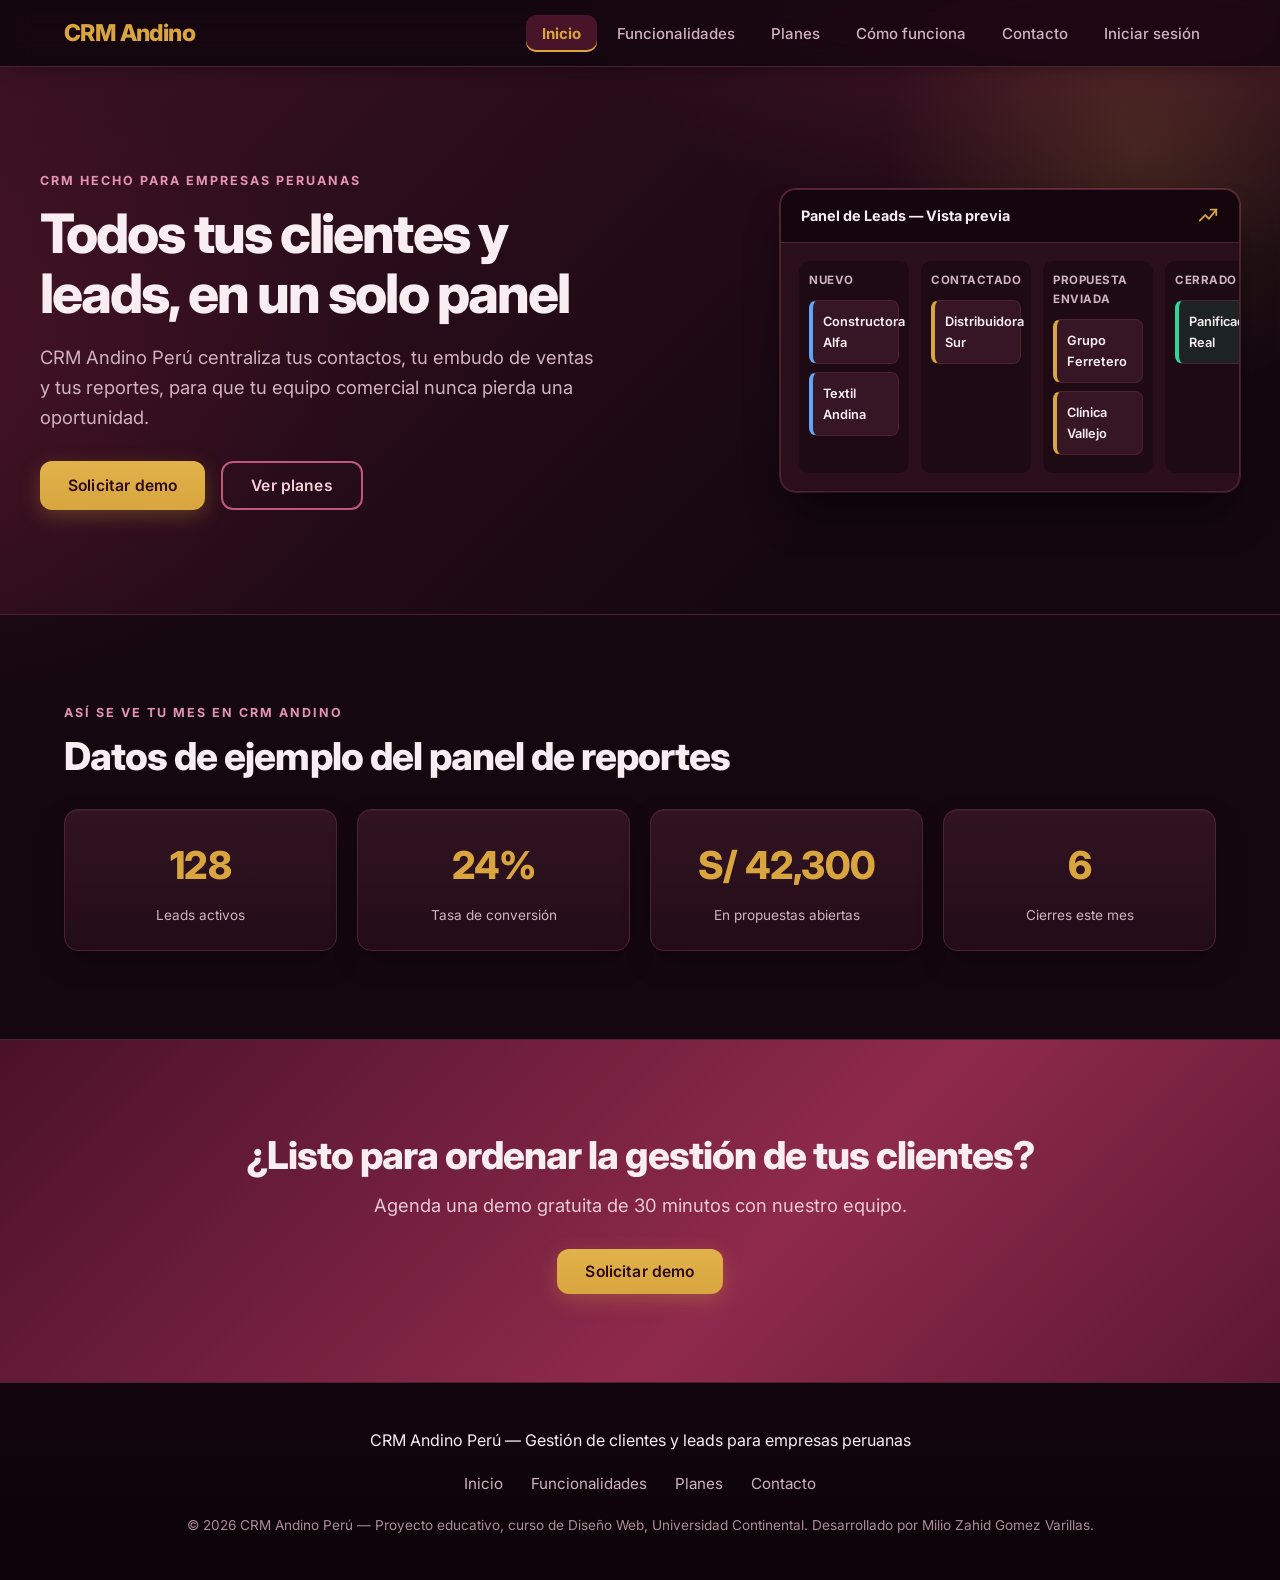
<file: crm-andino/index.html>
<!DOCTYPE html>
<html lang="es">
<head>
  <meta charset="UTF-8">
  <meta name="viewport" content="width=device-width, initial-scale=1.0">
  <meta name="description" content="CRM Andino Perú - Plataforma de gestión de clientes y seguimiento de leads para empresas peruanas">
  <meta name="author" content="Milio Zahid Gomez Varillas">
  <meta name="keywords" content="CRM, gestión de clientes, leads, ventas, empresas peruanas, CRM Andino Perú">
  <title>CRM Andino Perú — Gestiona tus clientes y leads en un solo lugar</title>
  <link rel="preconnect" href="https://fonts.googleapis.com">
  <link rel="preconnect" href="https://fonts.gstatic.com" crossorigin>
  <link href="https://fonts.googleapis.com/css2?family=Inter:wght@400;600;700;800&display=swap" rel="stylesheet">
  <link rel="stylesheet" href="css/index.css">
</head>
<body>

  <header>
    <nav>
      <a href="index.html" class="logo">CRM Andino</a>
      <ul>
        <li><a href="index.html" class="activo">Inicio</a></li>
        <li><a href="funcionalidades.html">Funcionalidades</a></li>
        <li><a href="planes.html">Planes</a></li>
        <li><a href="como-funciona.html">Cómo funciona</a></li>
        <li><a href="contacto.html">Contacto</a></li>
        <li><a href="login.html">Iniciar sesión</a></li>
      </ul>
    </nav>
  </header>

  <main>
    <section class="hero">
      <div class="hero-texto">
        <p class="kicker">CRM hecho para empresas peruanas</p>
        <h1>Todos tus clientes y leads, en un solo panel</h1>
        <p class="subtitulo">CRM Andino Perú centraliza tus contactos, tu embudo de ventas y tus reportes, para que tu equipo comercial nunca pierda una oportunidad.</p>
        <div class="hero-botones">
          <a href="contacto.html" class="btn btn-solido">Solicitar demo</a>
          <a href="planes.html" class="btn btn-outline">Ver planes</a>
        </div>
      </div>

      <div class="panel-demo" role="region" aria-label="Vista previa del panel de seguimiento de leads">
        <div class="panel-demo-header">
          <span>Panel de Leads — Vista previa</span>
          <!-- Ícono SVG con efecto de "dibujado" animado por CSS (stroke-dasharray) -->
          <svg class="icono-tendencia" viewBox="0 0 24 24" width="22" height="22" fill="none"
               stroke="currentColor" stroke-width="2" stroke-linecap="round" stroke-linejoin="round"
               aria-hidden="true">
            <polyline points="3 17 9 11 13 15 21 5"></polyline>
            <polyline points="15 5 21 5 21 11"></polyline>
          </svg>
        </div>
        <div class="panel-demo-columnas">
          <div class="panel-col">
            <h6>Nuevo</h6>
            <div class="lead-card lead-nuevo">Constructora Alfa</div>
            <div class="lead-card lead-nuevo">Textil Andina</div>
          </div>
          <div class="panel-col">
            <h6>Contactado</h6>
            <div class="lead-card lead-proceso">Distribuidora Sur</div>
          </div>
          <div class="panel-col">
            <h6>Propuesta enviada</h6>
            <div class="lead-card lead-proceso">Grupo Ferretero</div>
            <div class="lead-card lead-proceso">Clínica Vallejo</div>
          </div>
          <div class="panel-col">
            <h6>Cerrado</h6>
            <div class="lead-card lead-ganado lead-cerrado">Panificadora Real</div>
          </div>
        </div>
      </div>
    </section>

    <!--
      Datos mock: métricas de ejemplo que simulan lo que vería un
      gerente comercial dentro del sistema (no provienen de una base
      de datos real, son valores de muestra para la demo).
    -->
    <section class="metricas">
      <p class="kicker">Así se ve tu mes en CRM Andino</p>
      <h2>Datos de ejemplo del panel de reportes</h2>
      <div class="metricas-grid">
        <article class="metrica-card">
          <p class="metrica-numero">128</p>
          <p class="metrica-etiqueta">Leads activos</p>
        </article>
        <article class="metrica-card">
          <p class="metrica-numero">24%</p>
          <p class="metrica-etiqueta">Tasa de conversión</p>
        </article>
        <article class="metrica-card">
          <p class="metrica-numero">S/ 42,300</p>
          <p class="metrica-etiqueta">En propuestas abiertas</p>
        </article>
        <article class="metrica-card">
          <p class="metrica-numero">6</p>
          <p class="metrica-etiqueta">Cierres este mes</p>
        </article>
      </div>
    </section>

    <section class="cta">
      <h2>¿Listo para ordenar la gestión de tus clientes?</h2>
      <p>Agenda una demo gratuita de 30 minutos con nuestro equipo.</p>
      <a href="contacto.html" class="btn btn-solido">Solicitar demo</a>
    </section>
  </main>

  <footer>
    <p>CRM Andino Perú — Gestión de clientes y leads para empresas peruanas</p>
    <nav>
      <a href="index.html">Inicio</a>
      <a href="funcionalidades.html">Funcionalidades</a>
      <a href="planes.html">Planes</a>
      <a href="contacto.html">Contacto</a>
    </nav>
    <p>&copy; 2026 CRM Andino Perú — Proyecto educativo, curso de Diseño Web, Universidad Continental. Desarrollado por Milio Zahid Gomez Varillas.</p>
  </footer>

</body>
</html>
</file>
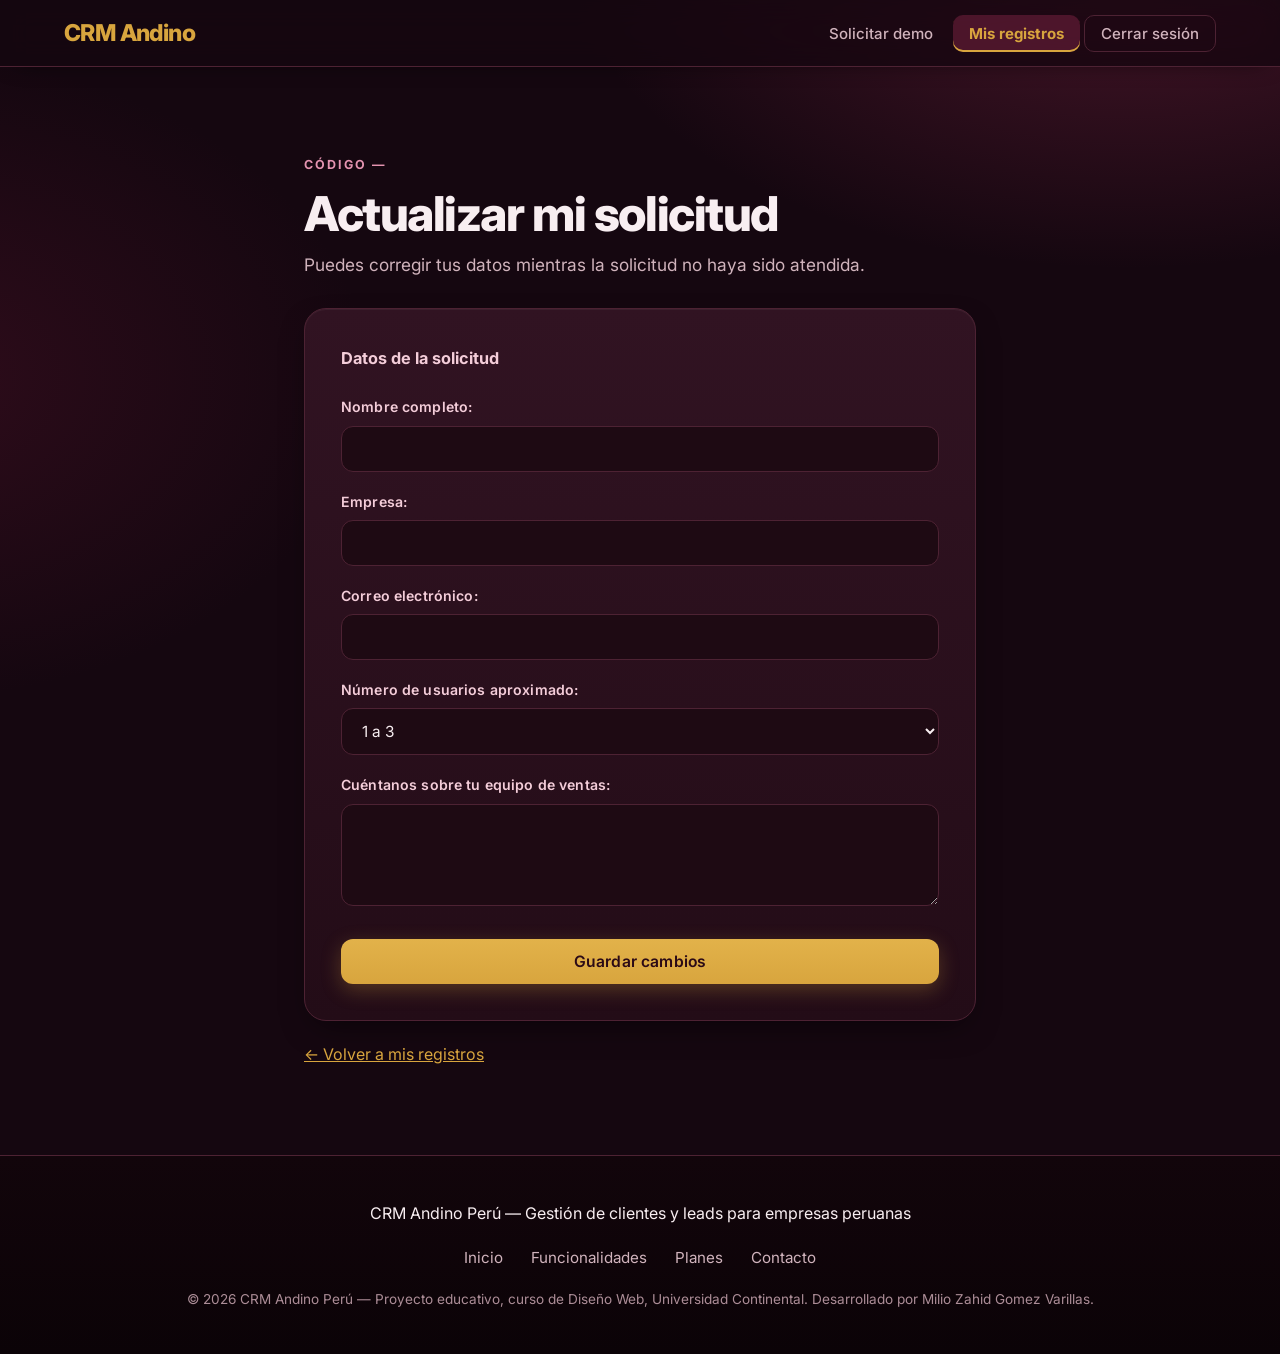
<file: crm-andino/actualizar.html>
<!DOCTYPE html>
<html lang="es">
<head>
  <meta charset="UTF-8">
  <meta name="viewport" content="width=device-width, initial-scale=1.0">
  <meta name="description" content="Corrige los datos de tu solicitud de demo">
  <meta name="author" content="Milio Zahid Gomez Varillas">
  <meta name="keywords" content="CRM, actualizar, solicitud, demo, CRM Andino Perú">
  <title>Actualizar solicitud — CRM Andino Perú</title>
  <link rel="preconnect" href="https://fonts.googleapis.com">
  <link rel="preconnect" href="https://fonts.gstatic.com" crossorigin>
  <link href="https://fonts.googleapis.com/css2?family=Inter:wght@400;600;700;800&display=swap" rel="stylesheet">
  <link rel="stylesheet" href="css/actualizar.css">
</head>
<body>

  <header>
    <nav>
      <a href="index.html" class="logo">CRM Andino</a>
      <ul>
        <li><a href="registro.html">Solicitar demo</a></li>
        <li><a href="consulta.html" class="activo">Mis registros</a></li>
        <li><button type="button" id="btn-salir" class="btn-salir">Cerrar sesión</button></li>
      </ul>
    </nav>
  </header>

  <main>
    <section class="formulario">
      <p class="kicker">Código <span id="codigo">—</span></p>
      <h1>Actualizar mi solicitud</h1>
      <p class="intro-seccion">Puedes corregir tus datos mientras la solicitud no haya sido atendida.</p>
      <form id="form-actualizar">
        <fieldset id="campos">
          <legend>Datos de la solicitud</legend>
          <label for="nombre">Nombre completo:</label>
          <input type="text" id="nombre" name="nombre" required maxlength="100" autocomplete="name">

          <label for="empresa">Empresa:</label>
          <input type="text" id="empresa" name="empresa" required maxlength="100" autocomplete="organization">

          <label for="correo">Correo electrónico:</label>
          <input type="email" id="correo" name="correo" required maxlength="120" autocomplete="email">

          <label for="usuarios">Número de usuarios aproximado:</label>
          <select id="usuarios" name="usuarios">
            <option value="1-3">1 a 3</option>
            <option value="4-10">4 a 10</option>
            <option value="11+">Más de 10</option>
          </select>

          <label for="detalle">Cuéntanos sobre tu equipo de ventas:</label>
          <textarea id="detalle" name="mensaje" rows="4"></textarea>
        </fieldset>
        <button type="submit" id="btn-guardar" class="btn btn-solido">Guardar cambios</button>
      </form>
      <p id="mensaje" class="msg" role="status"></p>
      <p><a href="consulta.html">← Volver a mis registros</a></p>
    </section>
  </main>

  <footer>
    <p>CRM Andino Perú — Gestión de clientes y leads para empresas peruanas</p>
    <nav>
      <a href="index.html">Inicio</a>
      <a href="funcionalidades.html">Funcionalidades</a>
      <a href="planes.html">Planes</a>
      <a href="contacto.html">Contacto</a>
    </nav>
    <p>&copy; 2026 CRM Andino Perú — Proyecto educativo, curso de Diseño Web, Universidad Continental. Desarrollado por Milio Zahid Gomez Varillas.</p>
  </footer>

  <script type="module" src="js/actualizar/actualizar.js"></script>
</body>
</html>
</file>
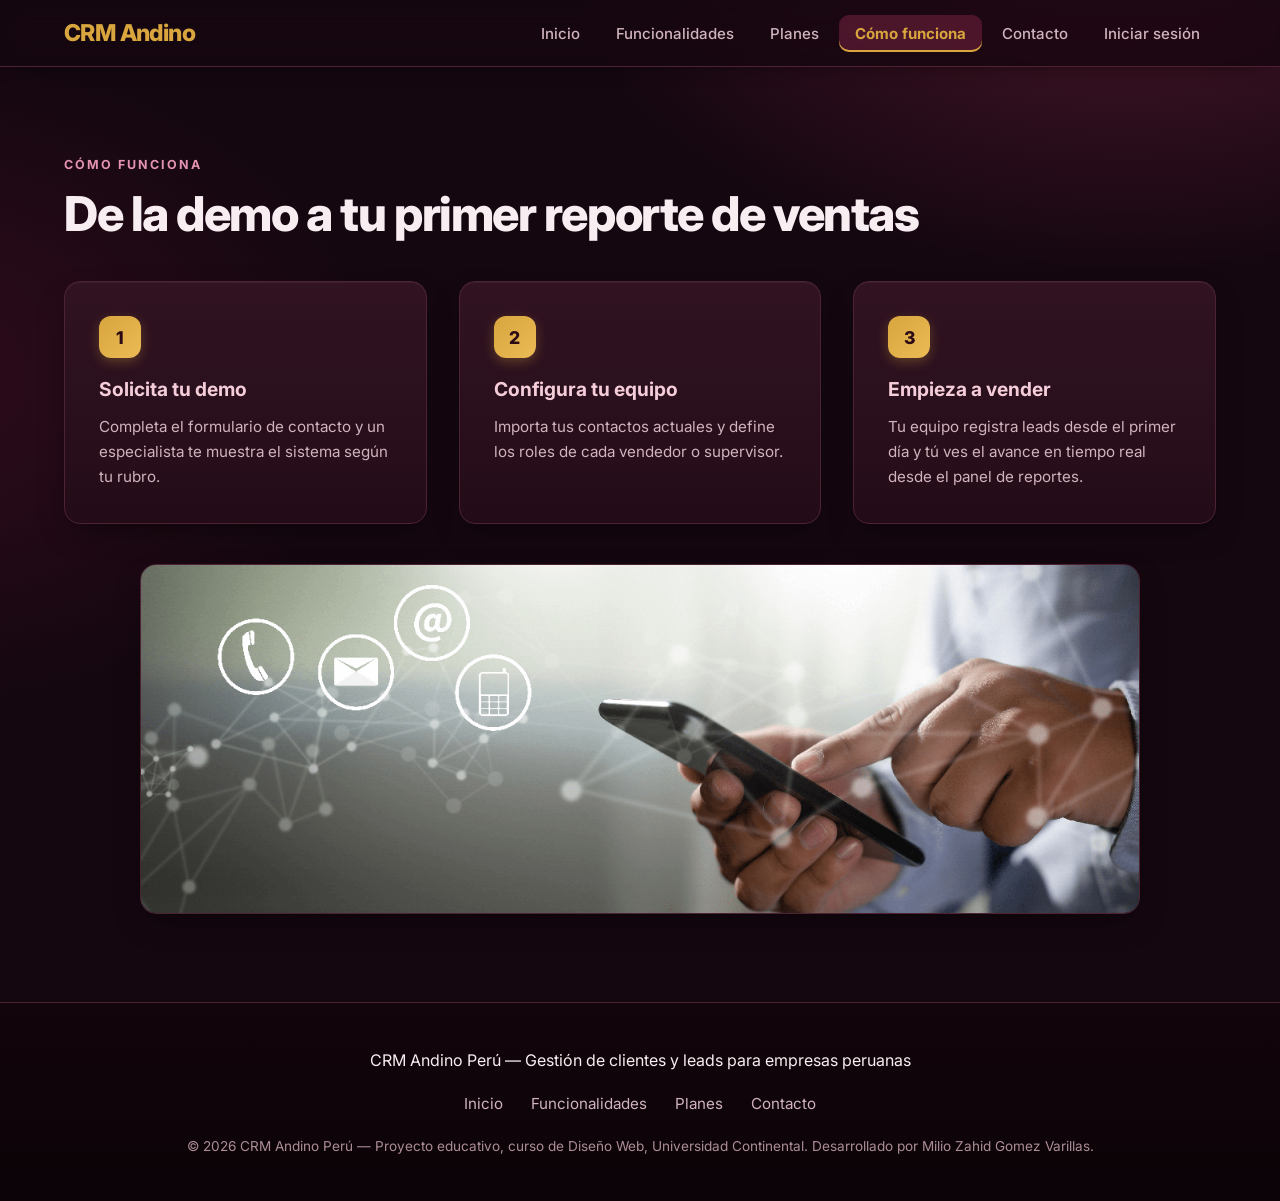
<file: crm-andino/como-funciona.html>
<!DOCTYPE html>
<html lang="es">
<head>
  <meta charset="UTF-8">
  <meta name="viewport" content="width=device-width, initial-scale=1.0">
  <meta name="description" content="Cómo funciona CRM Andino Perú">
  <meta name="author" content="Milio Zahid Gomez Varillas">
  <meta name="keywords" content="CRM, cómo funciona, demo, configuración, equipo de ventas">
  <title>Cómo Funciona — CRM Andino Perú</title>
  <link rel="preconnect" href="https://fonts.googleapis.com">
  <link rel="preconnect" href="https://fonts.gstatic.com" crossorigin>
  <link href="https://fonts.googleapis.com/css2?family=Inter:wght@400;600;700;800&display=swap" rel="stylesheet">
  <link rel="stylesheet" href="css/como-funciona.css">
</head>
<body>

  <header>
    <nav>
      <a href="index.html" class="logo">CRM Andino</a>
      <ul>
        <li><a href="index.html">Inicio</a></li>
        <li><a href="funcionalidades.html">Funcionalidades</a></li>
        <li><a href="planes.html">Planes</a></li>
        <li><a href="como-funciona.html" class="activo">Cómo funciona</a></li>
        <li><a href="contacto.html">Contacto</a></li>
        <li><a href="login.html">Iniciar sesión</a></li>
      </ul>
    </nav>
  </header>

  <main>
    <section>
      <p class="kicker">Cómo funciona</p>
      <h1>De la demo a tu primer reporte de ventas</h1>

      <div class="pasos-grid">
        <article class="paso-card">
          <span class="paso-numero">1</span>
          <h3>Solicita tu demo</h3>
          <p>Completa el formulario de contacto y un especialista te muestra el sistema según tu rubro.</p>
        </article>

        <article class="paso-card">
          <span class="paso-numero">2</span>
          <h3>Configura tu equipo</h3>
          <p>Importa tus contactos actuales y define los roles de cada vendedor o supervisor.</p>
        </article>

        <article class="paso-card">
          <span class="paso-numero">3</span>
          <h3>Empieza a vender</h3>
          <p>Tu equipo registra leads desde el primer día y tú ves el avance en tiempo real desde el panel de reportes.</p>
        </article>
      </div>

      <!--
        PON AQUÍ TU IMAGEN: una captura del formulario de importación de
        contactos, o una foto de una capacitación/onboarding de equipo.
        Reemplaza cada "srcset" por tus propios archivos en img/:
        - img/onboarding-ancho.jpg para pantallas grandes (min-width 768px)
        - img/onboarding-angosto.jpg como imagen de respaldo (fallback)
      -->
      <picture>
        <source media="(min-width: 768px)"
                srcset="img/onboarding-ancho.jpg">
        <source media="(max-width: 767px)"
                srcset="img/onboarding-angosto.jpg">
        <img src="img/onboarding-ancho.jpg"
             alt="Proceso de configuración e implementación de CRM Andino" class="proceso-img">
      </picture>
    </section>
  </main>

  <footer>
    <p>CRM Andino Perú — Gestión de clientes y leads para empresas peruanas</p>
    <nav>
      <a href="index.html">Inicio</a>
      <a href="funcionalidades.html">Funcionalidades</a>
      <a href="planes.html">Planes</a>
      <a href="contacto.html">Contacto</a>
    </nav>
    <p>&copy; 2026 CRM Andino Perú — Proyecto educativo, curso de Diseño Web, Universidad Continental. Desarrollado por Milio Zahid Gomez Varillas.</p>
  </footer>

</body>
</html>
</file>
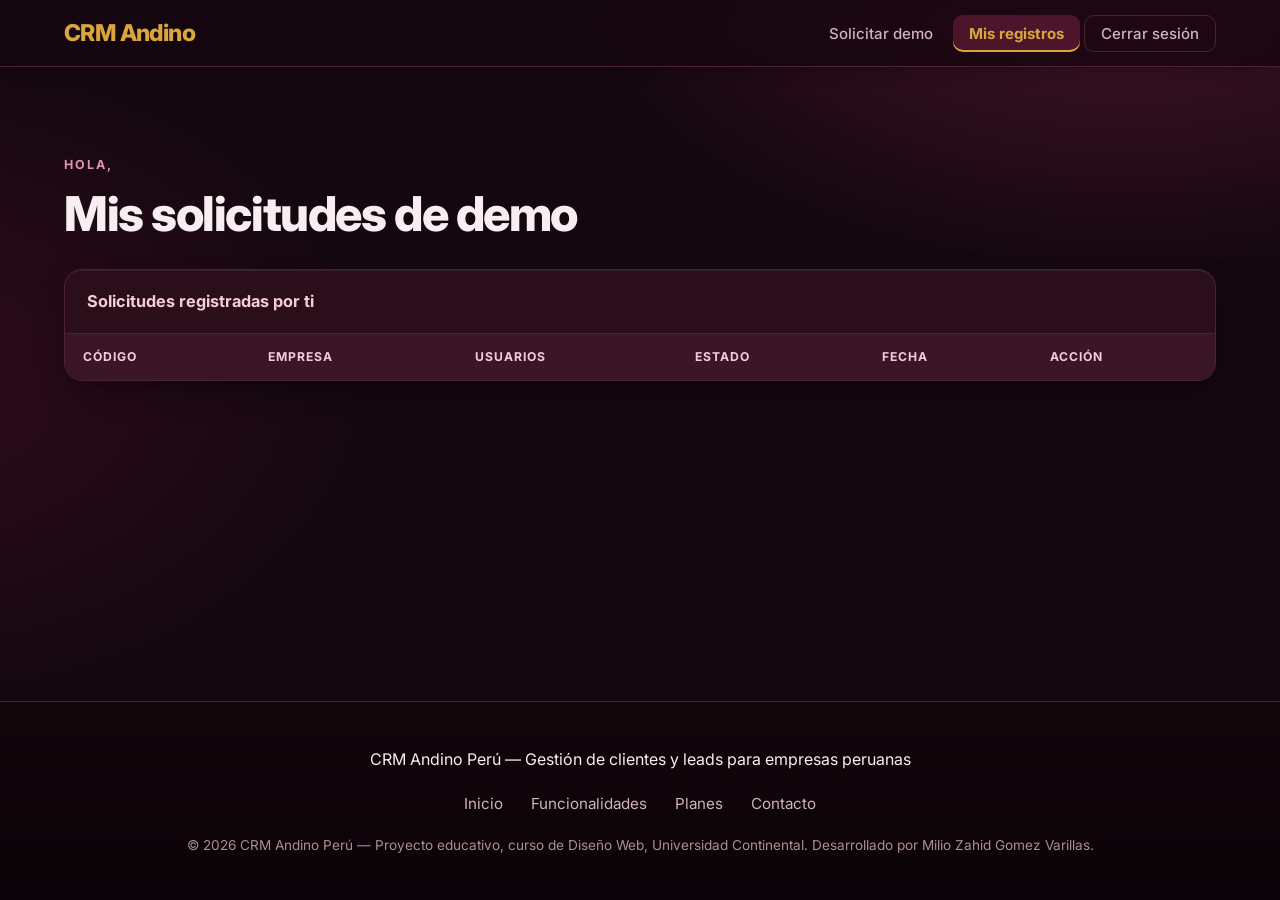
<file: crm-andino/consulta.html>
<!DOCTYPE html>
<html lang="es">
<head>
  <meta charset="UTF-8">
  <meta name="viewport" content="width=device-width, initial-scale=1.0">
  <meta name="description" content="Consulta el estado de tus solicitudes de demo">
  <meta name="author" content="Milio Zahid Gomez Varillas">
  <meta name="keywords" content="CRM, consulta, solicitudes, estado, CRM Andino Perú">
  <title>Mis registros — CRM Andino Perú</title>
  <link rel="preconnect" href="https://fonts.googleapis.com">
  <link rel="preconnect" href="https://fonts.gstatic.com" crossorigin>
  <link href="https://fonts.googleapis.com/css2?family=Inter:wght@400;600;700;800&display=swap" rel="stylesheet">
  <link rel="stylesheet" href="css/consulta.css">
</head>
<body>

  <header>
    <nav>
      <a href="index.html" class="logo">CRM Andino</a>
      <ul>
        <li><a href="registro.html">Solicitar demo</a></li>
        <li><a href="consulta.html" class="activo">Mis registros</a></li>
        <li><button type="button" id="btn-salir" class="btn-salir">Cerrar sesión</button></li>
      </ul>
    </nav>
  </header>

  <main>
    <section class="consulta">
      <p class="kicker">Hola, <span id="saludo"></span></p>
      <h1>Mis solicitudes de demo</h1>
      <p id="aviso" class="intro-seccion" role="status"></p>
      <div class="tabla-scroll">
        <table>
          <caption>Solicitudes registradas por ti</caption>
          <thead>
            <tr>
              <th scope="col">Código</th>
              <th scope="col">Empresa</th>
              <th scope="col">Usuarios</th>
              <th scope="col">Estado</th>
              <th scope="col">Fecha</th>
              <th scope="col">Acción</th>
            </tr>
          </thead>
          <tbody id="cuerpo"></tbody>
        </table>
      </div>
    </section>
  </main>

  <footer>
    <p>CRM Andino Perú — Gestión de clientes y leads para empresas peruanas</p>
    <nav>
      <a href="index.html">Inicio</a>
      <a href="funcionalidades.html">Funcionalidades</a>
      <a href="planes.html">Planes</a>
      <a href="contacto.html">Contacto</a>
    </nav>
    <p>&copy; 2026 CRM Andino Perú — Proyecto educativo, curso de Diseño Web, Universidad Continental. Desarrollado por Milio Zahid Gomez Varillas.</p>
  </footer>

  <script type="module" src="js/consulta/consulta.js"></script>
</body>
</html>
</file>
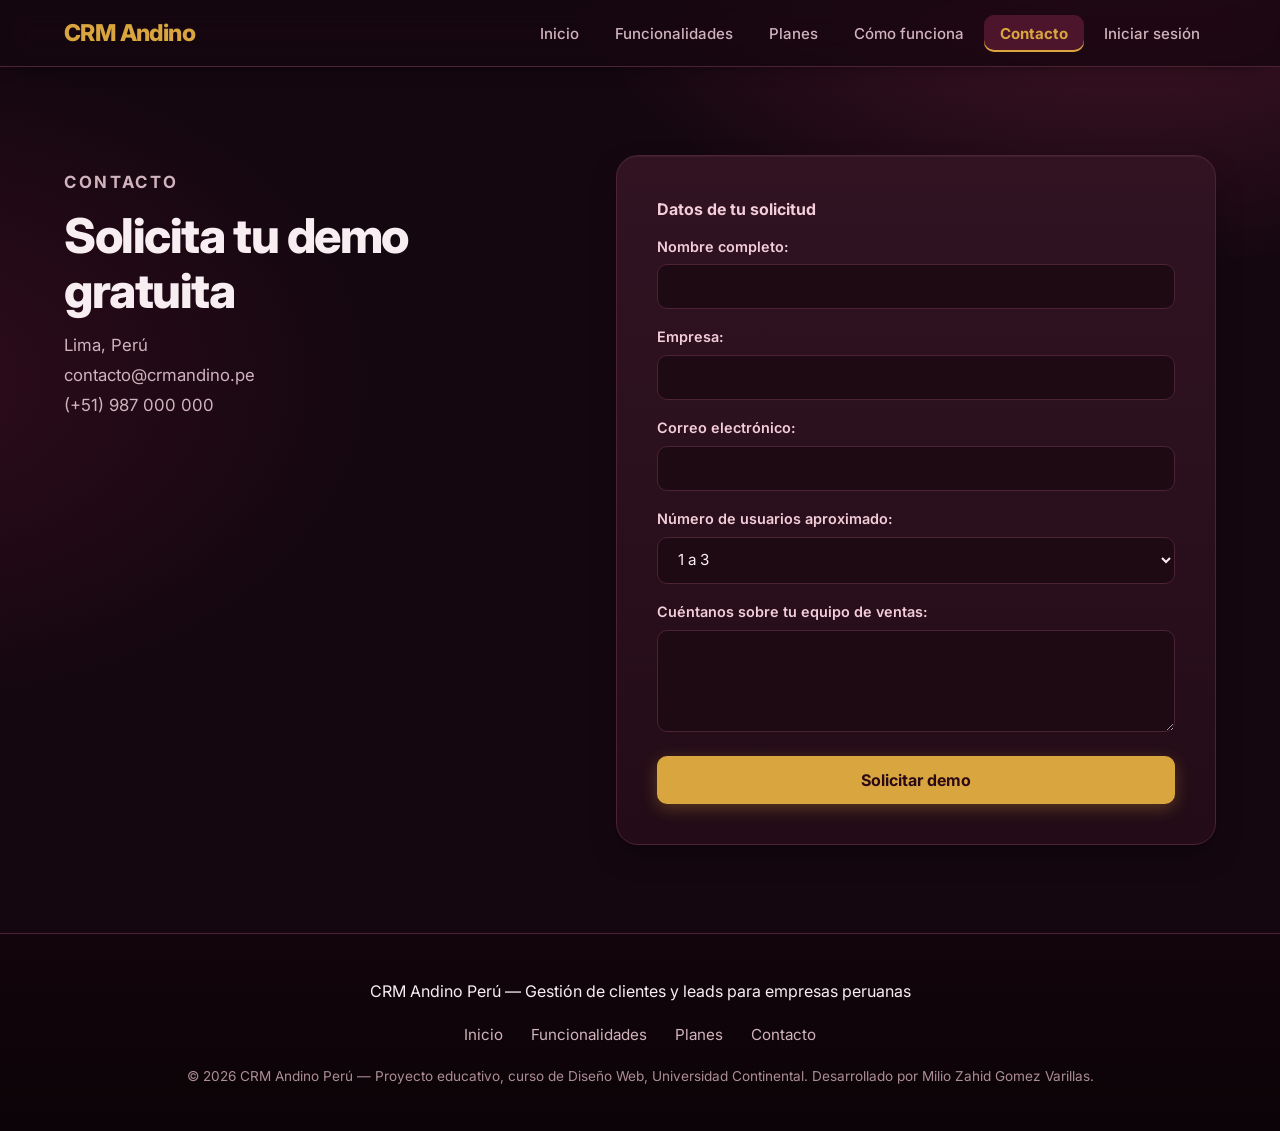
<file: crm-andino/contacto.html>
<!DOCTYPE html>
<html lang="es">
<head>
  <meta charset="UTF-8">
  <meta name="viewport" content="width=device-width, initial-scale=1.0">
  <meta name="description" content="Contacto y solicitud de demo de CRM Andino Perú">
  <meta name="author" content="Milio Zahid Gomez Varillas">
  <meta name="keywords" content="CRM, contacto, demo gratuita, Lima, Perú, CRM Andino Perú">
  <title>Contacto — CRM Andino Perú</title>
  <link rel="preconnect" href="https://fonts.googleapis.com">
  <link rel="preconnect" href="https://fonts.gstatic.com" crossorigin>
  <link href="https://fonts.googleapis.com/css2?family=Inter:wght@400;600;700;800&display=swap" rel="stylesheet">
  <link rel="stylesheet" href="css/contacto.css">
</head>
<body>

  <header>
    <nav>
      <a href="index.html" class="logo">CRM Andino</a>
      <ul>
        <li><a href="index.html">Inicio</a></li>
        <li><a href="funcionalidades.html">Funcionalidades</a></li>
        <li><a href="planes.html">Planes</a></li>
        <li><a href="como-funciona.html">Cómo funciona</a></li>
        <li><a href="contacto.html" class="activo">Contacto</a></li>
        <li><a href="login.html">Iniciar sesión</a></li>
      </ul>
    </nav>
  </header>

  <main>
    <section id="contacto">
      <p class="kicker">Contacto</p>
      <h1>Solicita tu demo gratuita</h1>
      <p>
        Lima, Perú <br>
        contacto@crmandino.pe <br>
        (+51) 987 000 000
      </p>

      <!--
        Retroalimentación visual sin JavaScript: el atributo action="#confirmacion"
        hace que, al enviar el formulario, el navegador agregue "#confirmacion" a la
        URL. El selector CSS "#confirmacion:target" detecta ese cambio y muestra
        el mensaje con una animación (@keyframes aparecerConfirmacion).
      -->
      <form action="#confirmacion">
        <fieldset>
          <legend>Datos de tu solicitud</legend>
          <label for="nombre">Nombre completo:</label>
          <input type="text" id="nombre" name="nombre" required>

          <label for="empresa">Empresa:</label>
          <input type="text" id="empresa" name="empresa" required>

          <label for="correo">Correo electrónico:</label>
          <input type="email" id="correo" name="correo" required>

          <label for="usuarios">Número de usuarios aproximado:</label>
          <select id="usuarios" name="usuarios">
            <option value="1-3">1 a 3</option>
            <option value="4-10">4 a 10</option>
            <option value="11+">Más de 10</option>
          </select>

          <label for="mensaje">Cuéntanos sobre tu equipo de ventas:</label>
          <textarea id="mensaje" name="mensaje" rows="4"></textarea>
        </fieldset>

        <input type="submit" value="Solicitar demo">
      </form>

      <div id="confirmacion" class="confirmacion-msg">
        ✓ ¡Gracias! Recibimos tu solicitud y te contactaremos muy pronto.
      </div>
    </section>
  </main>

  <footer>
    <p>CRM Andino Perú — Gestión de clientes y leads para empresas peruanas</p>
    <nav>
      <a href="index.html">Inicio</a>
      <a href="funcionalidades.html">Funcionalidades</a>
      <a href="planes.html">Planes</a>
      <a href="contacto.html">Contacto</a>
    </nav>
    <p>&copy; 2026 CRM Andino Perú — Proyecto educativo, curso de Diseño Web, Universidad Continental. Desarrollado por Milio Zahid Gomez Varillas.</p>
  </footer>

</body>
</html>
</file>
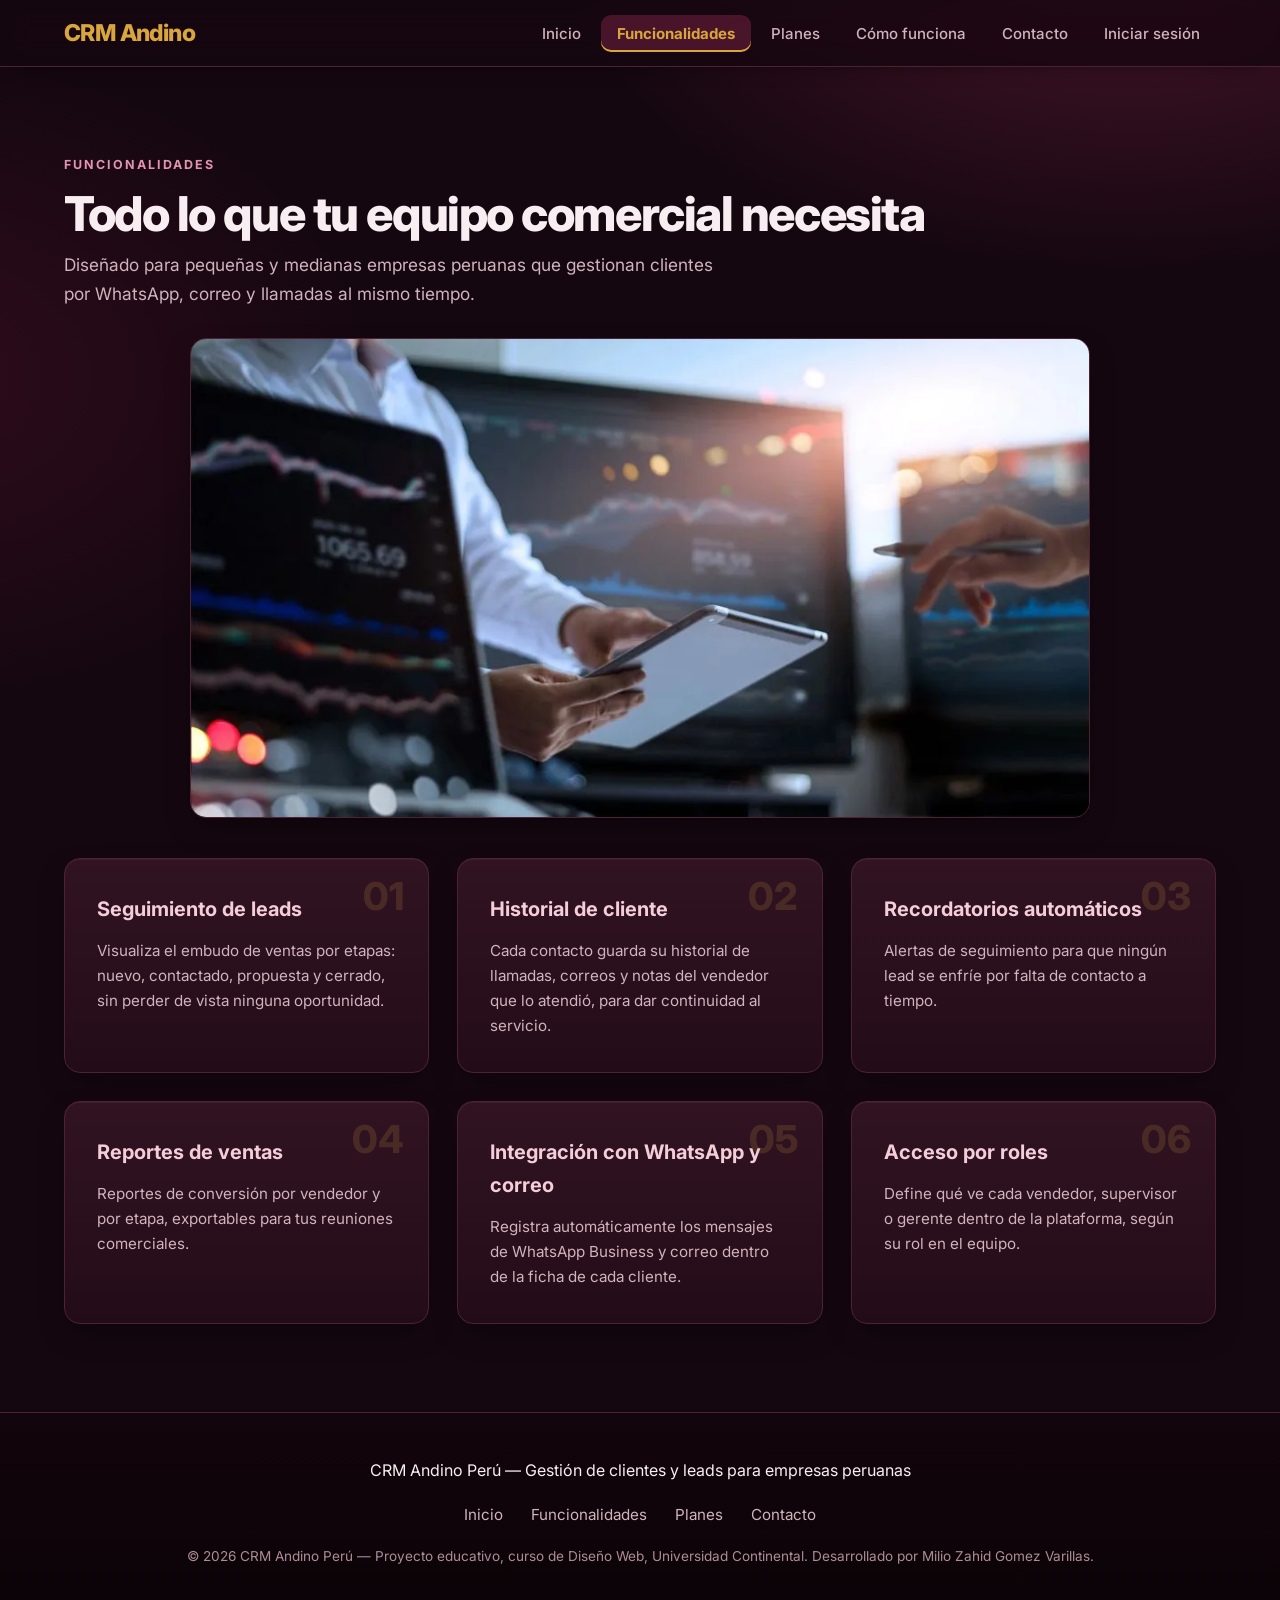
<file: crm-andino/funcionalidades.html>
<!DOCTYPE html>
<html lang="es">
<head>
  <meta charset="UTF-8">
  <meta name="viewport" content="width=device-width, initial-scale=1.0">
  <meta name="description" content="Funcionalidades de CRM Andino Perú">
  <meta name="author" content="Milio Zahid Gomez Varillas">
  <meta name="keywords" content="CRM, funcionalidades, seguimiento de leads, reportes de ventas, WhatsApp, correo">
  <title>Funcionalidades — CRM Andino Perú</title>
  <link rel="preconnect" href="https://fonts.googleapis.com">
  <link rel="preconnect" href="https://fonts.gstatic.com" crossorigin>
  <link href="https://fonts.googleapis.com/css2?family=Inter:wght@400;600;700;800&display=swap" rel="stylesheet">
  <link rel="stylesheet" href="css/funcionalidades.css">
</head>
<body>

  <header>
    <nav>
      <a href="index.html" class="logo">CRM Andino</a>
      <ul>
        <li><a href="index.html">Inicio</a></li>
        <li><a href="funcionalidades.html" class="activo">Funcionalidades</a></li>
        <li><a href="planes.html">Planes</a></li>
        <li><a href="como-funciona.html">Cómo funciona</a></li>
        <li><a href="contacto.html">Contacto</a></li>
        <li><a href="login.html">Iniciar sesión</a></li>
      </ul>
    </nav>
  </header>

  <main>
    <section>
      <p class="kicker">Funcionalidades</p>
      <h1>Todo lo que tu equipo comercial necesita</h1>
      <p class="intro-seccion">Diseñado para pequeñas y medianas empresas peruanas que gestionan clientes por WhatsApp, correo y llamadas al mismo tiempo.</p>

      <!--
        PON AQUÍ TU IMAGEN: una foto de un equipo de ventas trabajando,
        o una captura del panel de leads en uso.
        Reemplaza cada "src"/"srcset" por tus propios archivos en img/:
        img/equipo-480.jpg (480px de ancho) e img/equipo-900.jpg (900px de ancho)
        El navegador elige automáticamente cuál descargar según el
        tamaño de pantalla (imagen adaptativa).
      -->
      <img
        src="img/equipo-900.jpg"
        srcset="img/equipo-480.jpg 480w,
                img/equipo-900.jpg 900w"
        sizes="(max-width: 600px) 100vw, 900px"
        alt="Equipo de ventas usando CRM Andino"
        class="intro-img">

      <div class="funciones-grid">
        <article class="funcion-card">
          <h3>Seguimiento de leads</h3>
          <p>Visualiza el embudo de ventas por etapas: nuevo, contactado, propuesta y cerrado, sin perder de vista ninguna oportunidad.</p>
        </article>

        <article class="funcion-card">
          <h3>Historial de cliente</h3>
          <p>Cada contacto guarda su historial de llamadas, correos y notas del vendedor que lo atendió, para dar continuidad al servicio.</p>
        </article>

        <article class="funcion-card">
          <h3>Recordatorios automáticos</h3>
          <p>Alertas de seguimiento para que ningún lead se enfríe por falta de contacto a tiempo.</p>
        </article>

        <article class="funcion-card">
          <h3>Reportes de ventas</h3>
          <p>Reportes de conversión por vendedor y por etapa, exportables para tus reuniones comerciales.</p>
        </article>

        <article class="funcion-card">
          <h3>Integración con WhatsApp y correo</h3>
          <p>Registra automáticamente los mensajes de WhatsApp Business y correo dentro de la ficha de cada cliente.</p>
        </article>

        <article class="funcion-card">
          <h3>Acceso por roles</h3>
          <p>Define qué ve cada vendedor, supervisor o gerente dentro de la plataforma, según su rol en el equipo.</p>
        </article>
      </div>
    </section>
  </main>

  <footer>
    <p>CRM Andino Perú — Gestión de clientes y leads para empresas peruanas</p>
    <nav>
      <a href="index.html">Inicio</a>
      <a href="funcionalidades.html">Funcionalidades</a>
      <a href="planes.html">Planes</a>
      <a href="contacto.html">Contacto</a>
    </nav>
    <p>&copy; 2026 CRM Andino Perú — Proyecto educativo, curso de Diseño Web, Universidad Continental. Desarrollado por Milio Zahid Gomez Varillas.</p>
  </footer>

</body>
</html>
</file>
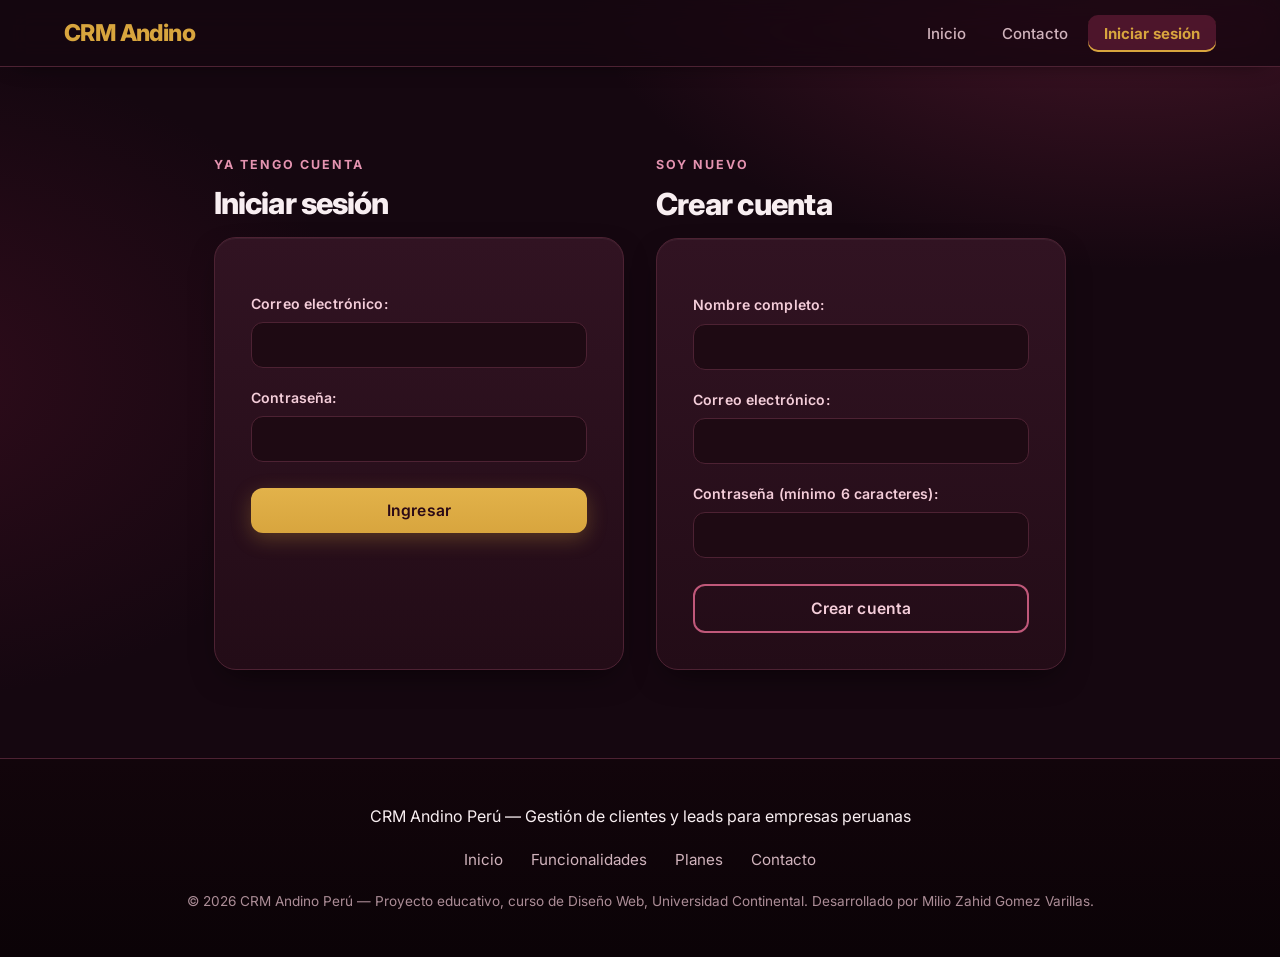
<file: crm-andino/login.html>
<!DOCTYPE html>
<html lang="es">
<head>
  <meta charset="UTF-8">
  <meta name="viewport" content="width=device-width, initial-scale=1.0">
  <meta name="description" content="Inicia sesión o crea tu cuenta en CRM Andino Perú">
  <meta name="author" content="Milio Zahid Gomez Varillas">
  <meta name="keywords" content="CRM, login, cuenta, Neon, CRM Andino Perú">
  <title>Iniciar sesión — CRM Andino Perú</title>
  <link rel="preconnect" href="https://fonts.googleapis.com">
  <link rel="preconnect" href="https://fonts.gstatic.com" crossorigin>
  <link href="https://fonts.googleapis.com/css2?family=Inter:wght@400;600;700;800&display=swap" rel="stylesheet">
  <link rel="stylesheet" href="css/login.css">
</head>
<body>

  <header>
    <nav>
      <a href="index.html" class="logo">CRM Andino</a>
      <ul>
        <li><a href="index.html">Inicio</a></li>
        <li><a href="contacto.html">Contacto</a></li>
        <li><a href="login.html" class="activo">Iniciar sesión</a></li>
      </ul>
    </nav>
  </header>

  <main>
    <section class="login-wrap">
      <div class="tarjeta">
        <p class="kicker">Ya tengo cuenta</p>
        <h1>Iniciar sesión</h1>
        <form id="form-login">
          <label for="login-correo">Correo electrónico:</label>
          <input type="email" id="login-correo" name="correo" required autocomplete="email">
          <label for="login-clave">Contraseña:</label>
          <input type="password" id="login-clave" name="contrasena" required autocomplete="current-password">
          <button type="submit" class="btn btn-solido">Ingresar</button>
        </form>
        <p id="msg-login" class="msg" role="status"></p>
      </div>

      <div class="tarjeta">
        <p class="kicker">Soy nuevo</p>
        <h2>Crear cuenta</h2>
        <form id="form-cuenta">
          <label for="cuenta-nombre">Nombre completo:</label>
          <input type="text" id="cuenta-nombre" name="nombre" required maxlength="100" autocomplete="name">
          <label for="cuenta-correo">Correo electrónico:</label>
          <input type="email" id="cuenta-correo" name="correo" required maxlength="120" autocomplete="email">
          <label for="cuenta-clave">Contraseña (mínimo 6 caracteres):</label>
          <input type="password" id="cuenta-clave" name="contrasena" required minlength="6" autocomplete="new-password">
          <button type="submit" class="btn btn-outline">Crear cuenta</button>
        </form>
        <p id="msg-cuenta" class="msg" role="status"></p>
      </div>
    </section>
  </main>

  <footer>
    <p>CRM Andino Perú — Gestión de clientes y leads para empresas peruanas</p>
    <nav>
      <a href="index.html">Inicio</a>
      <a href="funcionalidades.html">Funcionalidades</a>
      <a href="planes.html">Planes</a>
      <a href="contacto.html">Contacto</a>
    </nav>
    <p>&copy; 2026 CRM Andino Perú — Proyecto educativo, curso de Diseño Web, Universidad Continental. Desarrollado por Milio Zahid Gomez Varillas.</p>
  </footer>

  <script type="module" src="js/auth/login.js"></script>
</body>
</html>
</file>
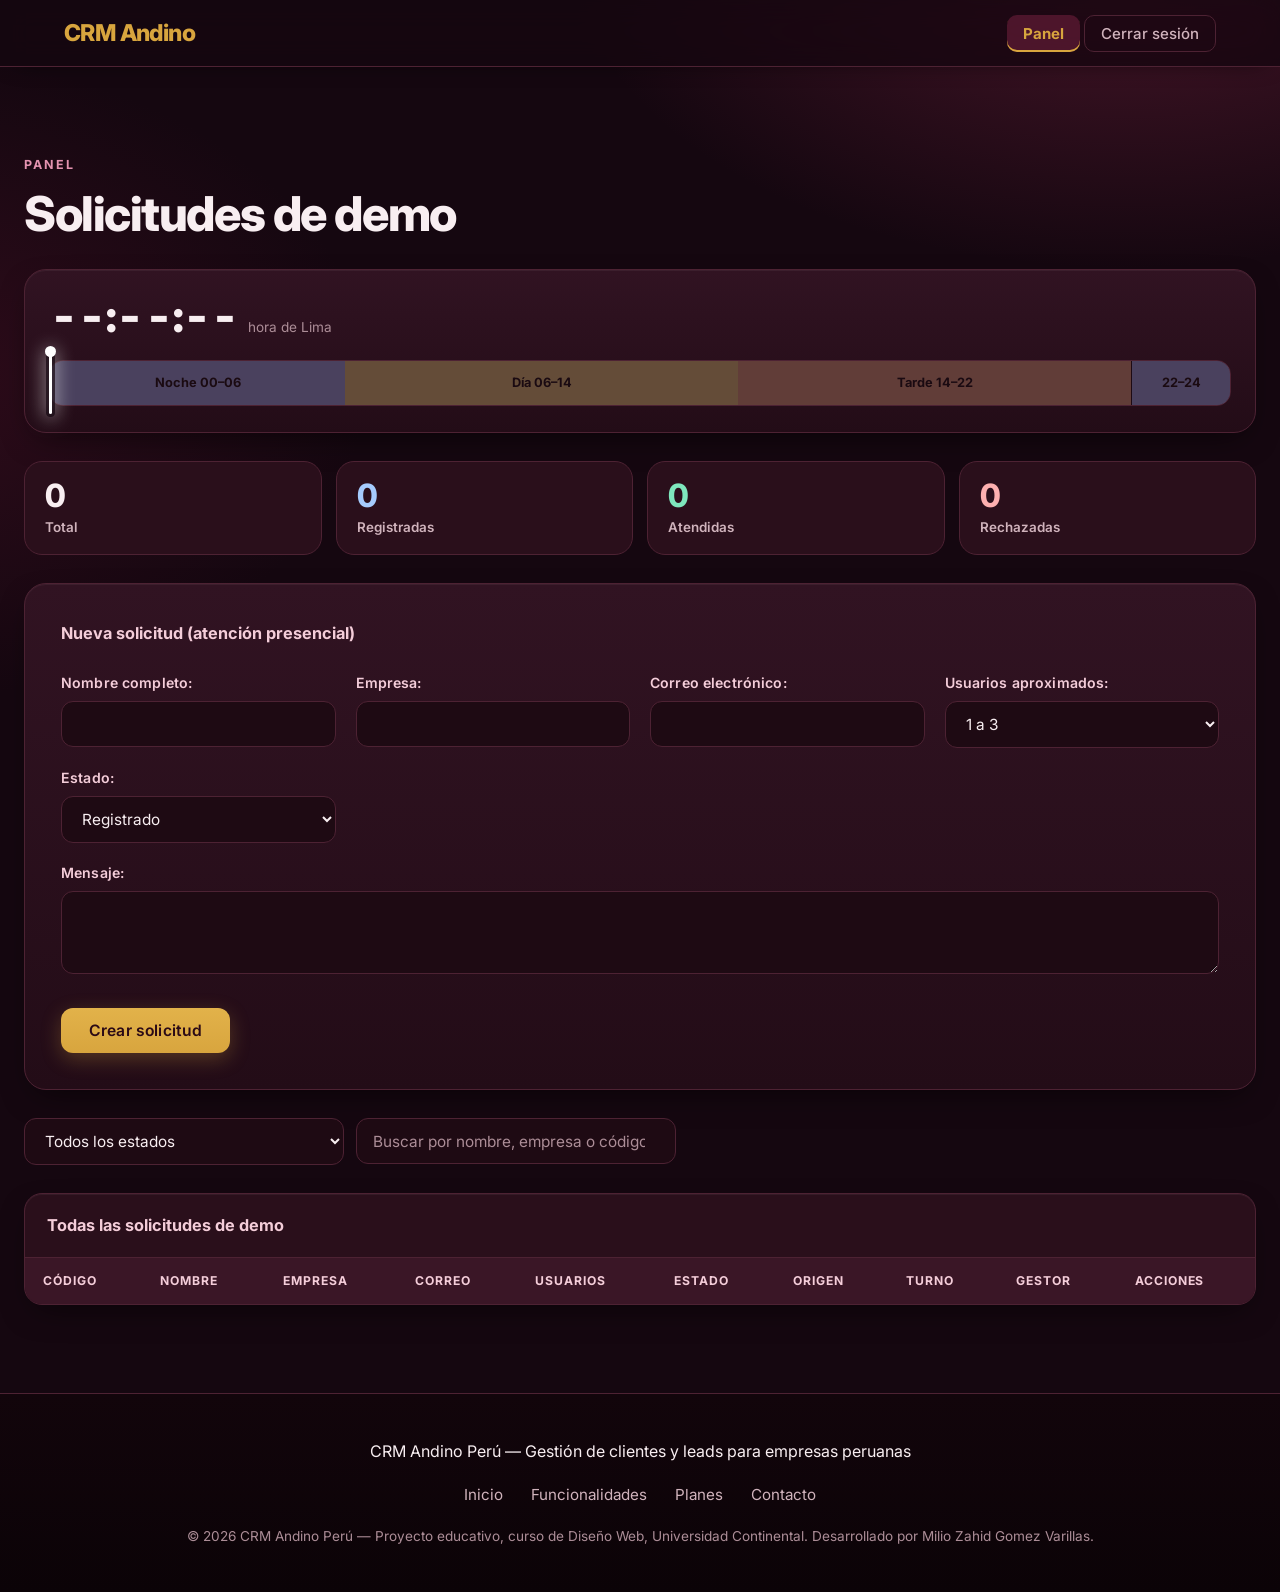
<file: crm-andino/panel.html>
<!DOCTYPE html>
<html lang="es">
<head>
  <meta charset="UTF-8">
  <meta name="viewport" content="width=device-width, initial-scale=1.0">
  <meta name="description" content="Panel de administrador y empleado de CRM Andino Perú">
  <meta name="author" content="Milio Zahid Gomez Varillas">
  <meta name="keywords" content="CRM, panel, administrador, empleado, CRUD, CRM Andino Perú">
  <title>Panel de gestión — CRM Andino Perú</title>
  <link rel="preconnect" href="https://fonts.googleapis.com">
  <link rel="preconnect" href="https://fonts.gstatic.com" crossorigin>
  <link href="https://fonts.googleapis.com/css2?family=Inter:wght@400;600;700;800&display=swap" rel="stylesheet">
  <link rel="stylesheet" href="css/panel.css">
</head>
<body>

  <header>
    <nav>
      <a href="index.html" class="logo">CRM Andino</a>
      <ul>
        <li><a href="panel.html" class="activo">Panel</a></li>
        <li><button type="button" id="btn-salir" class="btn-salir">Cerrar sesión</button></li>
      </ul>
    </nav>
  </header>

  <main>
    <section class="panel-wrap">
      <p class="kicker" id="rol-etiqueta">Panel</p>
      <h1>Solicitudes de demo</h1>
      <p id="total" class="intro-seccion" role="status"></p>
      <p id="mensaje" class="msg" role="status"></p>

      <!-- NUEVO: reloj de Lima + línea de turnos de 24 h -->
      <div class="bloque-turnos" id="bloque-turnos" aria-label="Turnos de trabajo">
        <div class="turnos-cabecera">
          <div class="reloj-wrap">
            <span class="reloj" id="reloj" aria-label="Hora actual en Lima">--:--:--</span>
            <span class="reloj-zona">hora de Lima</span>
          </div>
          <p class="turno-actual" id="turno-actual"></p>
        </div>
        <div class="linea-turnos" id="linea-turnos" role="img" aria-label="Distribución de los turnos en 24 horas">
          <div class="seg seg-noche" style="--w:25%"><span>Noche 00–06</span></div>
          <div class="seg seg-dia" style="--w:33.333%"><span>Día 06–14</span></div>
          <div class="seg seg-tarde" style="--w:33.333%"><span>Tarde 14–22</span></div>
          <div class="seg seg-noche" style="--w:8.334%"><span>22–24</span></div>
          <div class="marcador" id="marcador"></div>
        </div>
        <p id="aviso-turno" class="aviso-turno" role="status" hidden></p>
      </div>

      <!-- NUEVO: equipo (solo administrador) -->
      <div id="equipo-wrap" hidden>
        <h2 class="subtitulo">Equipo por turnos</h2>
        <p class="intro-seccion">Activa o desactiva a cada empleado. Un empleado desactivado solo puede consultar.</p>
        <div class="equipo" id="equipo"></div>
      </div>

      <!-- NUEVO: resumen animado -->
      <div class="stats" id="stats">
        <div class="stat"><span class="stat-num" data-k="total">0</span><span class="stat-lbl">Total</span></div>
        <div class="stat st-registrado"><span class="stat-num" data-k="registrado">0</span><span class="stat-lbl">Registradas</span></div>
        <div class="stat st-atendido"><span class="stat-num" data-k="atendido">0</span><span class="stat-lbl">Atendidas</span></div>
        <div class="stat st-rechazado"><span class="stat-num" data-k="rechazado">0</span><span class="stat-lbl">Rechazadas</span></div>
      </div>

      <form id="form-panel">
        <fieldset>
          <legend id="titulo-form">Nueva solicitud (atención presencial)</legend>
          <div class="form-grid">
            <div>
              <label for="nombre">Nombre completo:</label>
              <input type="text" id="nombre" name="nombre" required maxlength="100">
            </div>
            <div>
              <label for="empresa">Empresa:</label>
              <input type="text" id="empresa" name="empresa" required maxlength="100">
            </div>
            <div>
              <label for="correo">Correo electrónico:</label>
              <input type="email" id="correo" name="correo" required maxlength="120">
            </div>
            <div>
              <label for="usuarios">Usuarios aproximados:</label>
              <select id="usuarios" name="usuarios">
                <option value="1-3">1 a 3</option>
                <option value="4-10">4 a 10</option>
                <option value="11+">Más de 10</option>
              </select>
            </div>
            <div>
              <label for="estado">Estado:</label>
              <select id="estado" name="estado">
                <option value="registrado">Registrado</option>
                <option value="atendido">Atendido</option>
                <option value="rechazado">Rechazado</option>
              </select>
            </div>
            <div id="campo-turno" hidden>
              <label for="turno">Turno asignado:</label>
              <select id="turno" name="turno">
                <option value="dia">Día (06:00 – 14:00)</option>
                <option value="tarde">Tarde (14:00 – 22:00)</option>
                <option value="noche">Noche (22:00 – 06:00)</option>
              </select>
            </div>
            <div class="ancho-completo">
              <label for="mensaje-form">Mensaje:</label>
              <textarea id="mensaje-form" name="mensaje" rows="3"></textarea>
            </div>
          </div>
          <div class="acciones-form">
            <button type="submit" id="btn-guardar" class="btn btn-solido">Crear solicitud</button>
            <button type="button" id="btn-cancelar" class="btn btn-outline" hidden>Cancelar edición</button>
          </div>
        </fieldset>
      </form>

      <div class="filtros" id="filtros">
        <div class="chips" id="chips-turno" role="group" aria-label="Filtrar por turno" hidden>
          <button type="button" class="chip activo" data-turno="todos">Todos</button>
          <button type="button" class="chip" data-turno="dia">Día</button>
          <button type="button" class="chip" data-turno="tarde">Tarde</button>
          <button type="button" class="chip" data-turno="noche">Noche</button>
        </div>
        <select id="filtro-estado" aria-label="Filtrar por estado">
          <option value="">Todos los estados</option>
          <option value="registrado">Registrado</option>
          <option value="atendido">Atendido</option>
          <option value="rechazado">Rechazado</option>
        </select>
        <input type="search" id="buscar" placeholder="Buscar por nombre, empresa o código" aria-label="Buscar solicitud">
      </div>

      <div class="tabla-scroll">
        <table>
          <caption>Todas las solicitudes de demo</caption>
          <thead>
            <tr>
              <th scope="col">Código</th>
              <th scope="col">Nombre</th>
              <th scope="col">Empresa</th>
              <th scope="col">Correo</th>
              <th scope="col">Usuarios</th>
              <th scope="col">Estado</th>
              <th scope="col">Origen</th>
              <th scope="col">Turno</th>
              <th scope="col">Gestor</th>
              <th scope="col">Acciones</th>
            </tr>
          </thead>
          <tbody id="cuerpo"></tbody>
        </table>
      </div>
    </section>
  </main>

  <footer>
    <p>CRM Andino Perú — Gestión de clientes y leads para empresas peruanas</p>
    <nav>
      <a href="index.html">Inicio</a>
      <a href="funcionalidades.html">Funcionalidades</a>
      <a href="planes.html">Planes</a>
      <a href="contacto.html">Contacto</a>
    </nav>
    <p>&copy; 2026 CRM Andino Perú — Proyecto educativo, curso de Diseño Web, Universidad Continental. Desarrollado por Milio Zahid Gomez Varillas.</p>
  </footer>

  <script type="module" src="js/panel/panel.js"></script>
</body>
</html>
</file>
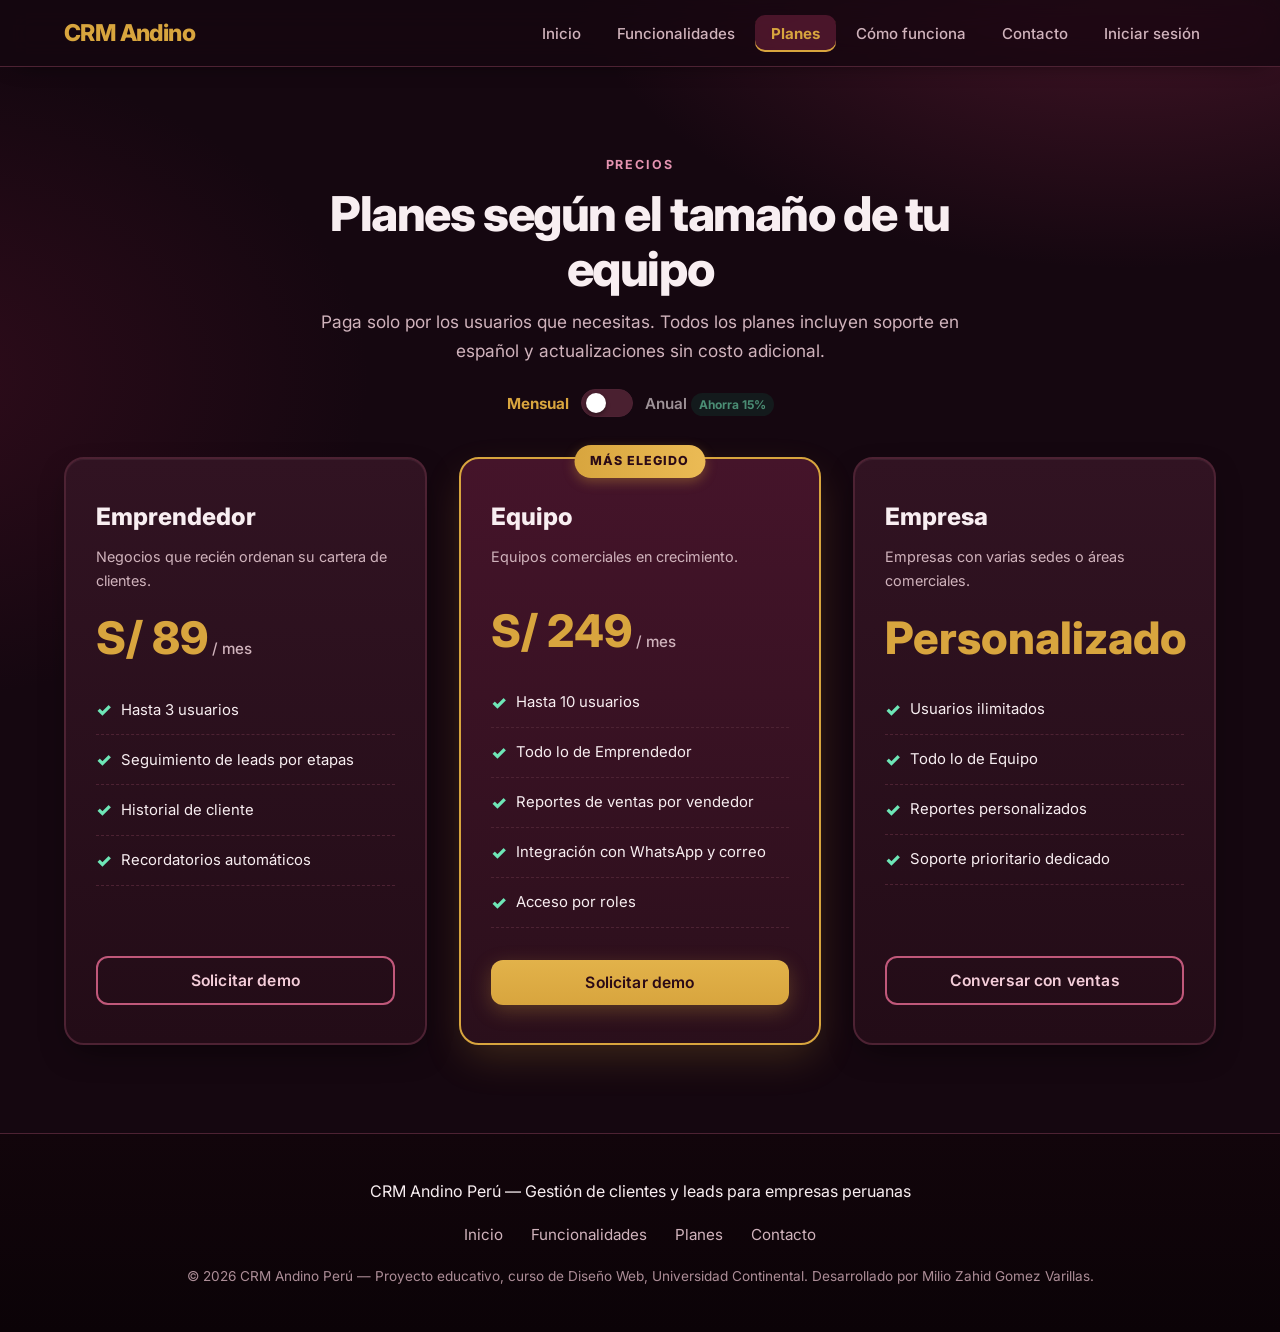
<file: crm-andino/planes.html>
<!DOCTYPE html>
<html lang="es">
<head>
  <meta charset="UTF-8">
  <meta name="viewport" content="width=device-width, initial-scale=1.0">
  <meta name="description" content="Planes y precios de CRM Andino Perú">
  <meta name="author" content="Milio Zahid Gomez Varillas">
  <meta name="keywords" content="CRM, planes, precios, Emprendedor, Equipo, Empresa, CRM Andino Perú">
  <title>Planes — CRM Andino Perú</title>
  <link rel="preconnect" href="https://fonts.googleapis.com">
  <link rel="preconnect" href="https://fonts.gstatic.com" crossorigin>
  <link href="https://fonts.googleapis.com/css2?family=Inter:wght@400;600;700;800&display=swap" rel="stylesheet">
  <link rel="stylesheet" href="css/planes.css">
</head>
<body>

  <header>
    <nav>
      <a href="index.html" class="logo">CRM Andino</a>
      <ul>
        <li><a href="index.html">Inicio</a></li>
        <li><a href="funcionalidades.html">Funcionalidades</a></li>
        <li><a href="planes.html" class="activo">Planes</a></li>
        <li><a href="como-funciona.html">Cómo funciona</a></li>
        <li><a href="contacto.html">Contacto</a></li>
        <li><a href="login.html">Iniciar sesión</a></li>
      </ul>
    </nav>
  </header>

  <main>
    <section class="seccion-planes">

      <!--
        Truco CSS-only para el interruptor Mensual/Anual:
        este checkbox va oculto (ver .switch-facturacion en el CSS) y,
        como es hermano anterior del resto del contenido de la sección,
        el selector "#switch-facturacion:checked ~ selector" permite
        cambiar estilos y textos sin usar JavaScript.
      -->
      <input type="checkbox" id="switch-facturacion" class="switch-facturacion" aria-label="Cambiar entre facturación mensual y anual">

      <div class="planes-header">
        <p class="kicker">Precios</p>
        <h1>Planes según el tamaño de tu equipo</h1>
        <p class="intro-seccion">Paga solo por los usuarios que necesitas. Todos los planes incluyen soporte en español y actualizaciones sin costo adicional.</p>

        <div class="billing-toggle">
          <span class="etiqueta-mensual">Mensual</span>
          <label for="switch-facturacion" class="toggle-switch">
            <span class="slider"></span>
          </label>
          <span class="etiqueta-anual">Anual <span class="badge-descuento">Ahorra 15%</span></span>
        </div>
      </div>

      <div class="planes-cards-grid">
        <article class="plan-card">
          <h3>Emprendedor</h3>
          <p class="plan-descripcion">Negocios que recién ordenan su cartera de clientes.</p>
          <div class="plan-precio-box">
            <span class="monto monto-mensual">S/ 89</span>
            <span class="monto monto-anual">S/ 75</span>
            <span class="periodo">/ mes</span>
          </div>
          <ul class="plan-caracteristicas">
            <li>Hasta 3 usuarios</li>
            <li>Seguimiento de leads por etapas</li>
            <li>Historial de cliente</li>
            <li>Recordatorios automáticos</li>
          </ul>
          <a href="contacto.html" class="btn btn-outline">Solicitar demo</a>
        </article>

        <article class="plan-card destacado">
          <span class="badge-popular">Más elegido</span>
          <h3>Equipo</h3>
          <p class="plan-descripcion">Equipos comerciales en crecimiento.</p>
          <div class="plan-precio-box">
            <span class="monto monto-mensual">S/ 249</span>
            <span class="monto monto-anual">S/ 212</span>
            <span class="periodo">/ mes</span>
          </div>
          <ul class="plan-caracteristicas">
            <li>Hasta 10 usuarios</li>
            <li>Todo lo de Emprendedor</li>
            <li>Reportes de ventas por vendedor</li>
            <li>Integración con WhatsApp y correo</li>
            <li>Acceso por roles</li>
          </ul>
          <a href="contacto.html" class="btn btn-solido">Solicitar demo</a>
        </article>

        <article class="plan-card">
          <h3>Empresa</h3>
          <p class="plan-descripcion">Empresas con varias sedes o áreas comerciales.</p>
          <div class="plan-precio-box">
            <span class="monto">Personalizado</span>
          </div>
          <ul class="plan-caracteristicas">
            <li>Usuarios ilimitados</li>
            <li>Todo lo de Equipo</li>
            <li>Reportes personalizados</li>
            <li>Soporte prioritario dedicado</li>
          </ul>
          <a href="contacto.html" class="btn btn-outline">Conversar con ventas</a>
        </article>
      </div>
    </section>
  </main>

  <footer>
    <p>CRM Andino Perú — Gestión de clientes y leads para empresas peruanas</p>
    <nav>
      <a href="index.html">Inicio</a>
      <a href="funcionalidades.html">Funcionalidades</a>
      <a href="planes.html">Planes</a>
      <a href="contacto.html">Contacto</a>
    </nav>
    <p>&copy; 2026 CRM Andino Perú — Proyecto educativo, curso de Diseño Web, Universidad Continental. Desarrollado por Milio Zahid Gomez Varillas.</p>
  </footer>

</body>
</html>
</file>
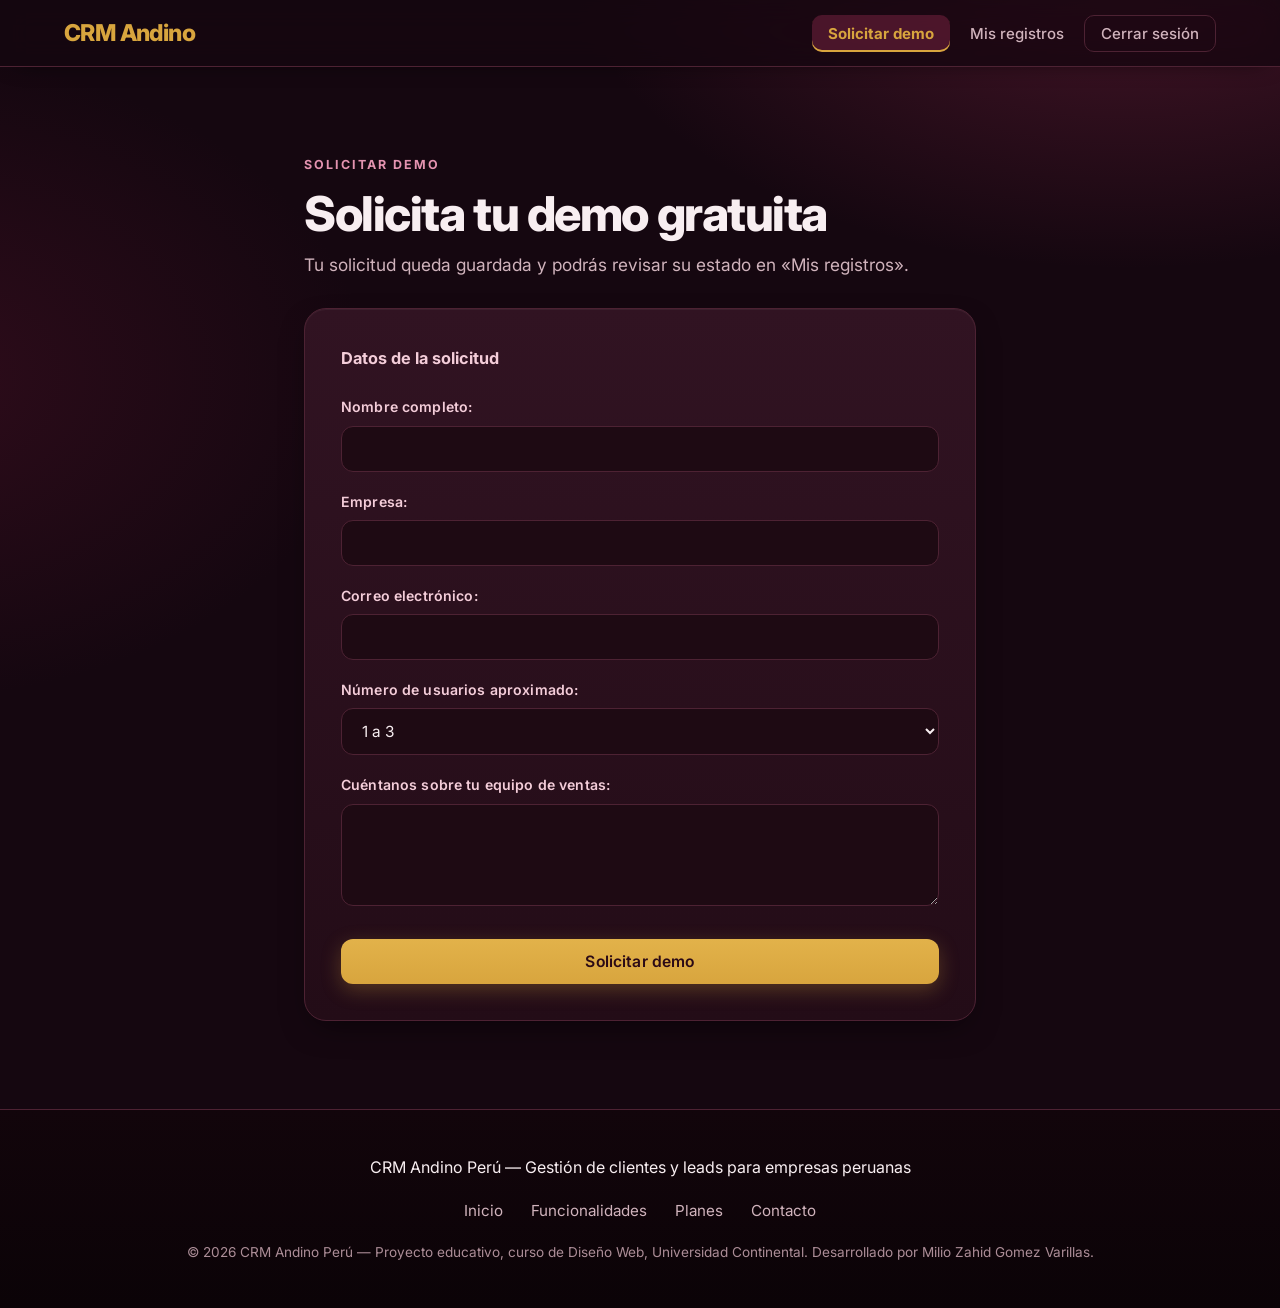
<file: crm-andino/registro.html>
<!DOCTYPE html>
<html lang="es">
<head>
  <meta charset="UTF-8">
  <meta name="viewport" content="width=device-width, initial-scale=1.0">
  <meta name="description" content="Registra tu solicitud de demo de CRM Andino Perú">
  <meta name="author" content="Milio Zahid Gomez Varillas">
  <meta name="keywords" content="CRM, demo, solicitud, formulario, CRM Andino Perú">
  <title>Solicitar demo — CRM Andino Perú</title>
  <link rel="preconnect" href="https://fonts.googleapis.com">
  <link rel="preconnect" href="https://fonts.gstatic.com" crossorigin>
  <link href="https://fonts.googleapis.com/css2?family=Inter:wght@400;600;700;800&display=swap" rel="stylesheet">
  <link rel="stylesheet" href="css/registro.css">
</head>
<body>

  <header>
    <nav>
      <a href="index.html" class="logo">CRM Andino</a>
      <ul>
        <li><a href="registro.html" class="activo">Solicitar demo</a></li>
        <li><a href="consulta.html">Mis registros</a></li>
        <li><button type="button" id="btn-salir" class="btn-salir">Cerrar sesión</button></li>
      </ul>
    </nav>
  </header>

  <main>
    <section class="formulario">
      <p class="kicker">Solicitar demo</p>
      <h1>Solicita tu demo gratuita</h1>
      <p class="intro-seccion">Tu solicitud queda guardada y podrás revisar su estado en «Mis registros».</p>
      <form id="form-registro">
        <fieldset id="campos">
          <legend>Datos de la solicitud</legend>
          <label for="nombre">Nombre completo:</label>
          <input type="text" id="nombre" name="nombre" required maxlength="100" autocomplete="name">

          <label for="empresa">Empresa:</label>
          <input type="text" id="empresa" name="empresa" required maxlength="100" autocomplete="organization">

          <label for="correo">Correo electrónico:</label>
          <input type="email" id="correo" name="correo" required maxlength="120" autocomplete="email">

          <label for="usuarios">Número de usuarios aproximado:</label>
          <select id="usuarios" name="usuarios">
            <option value="1-3">1 a 3</option>
            <option value="4-10">4 a 10</option>
            <option value="11+">Más de 10</option>
          </select>

          <label for="detalle">Cuéntanos sobre tu equipo de ventas:</label>
          <textarea id="detalle" name="mensaje" rows="4"></textarea>
        </fieldset>
        <button type="submit" class="btn btn-solido">Solicitar demo</button>
      </form>
      <p id="mensaje" class="msg" role="status"></p>
    </section>
  </main>

  <footer>
    <p>CRM Andino Perú — Gestión de clientes y leads para empresas peruanas</p>
    <nav>
      <a href="index.html">Inicio</a>
      <a href="funcionalidades.html">Funcionalidades</a>
      <a href="planes.html">Planes</a>
      <a href="contacto.html">Contacto</a>
    </nav>
    <p>&copy; 2026 CRM Andino Perú — Proyecto educativo, curso de Diseño Web, Universidad Continental. Desarrollado por Milio Zahid Gomez Varillas.</p>
  </footer>

  <script type="module" src="js/registro/registro.js"></script>
</body>
</html>
</file>
<file: crm-andino/css/index.css>
/* ============================================================
   CRM Andino Perú — Tema vino oscuro (diseño v2)
   Solo CSS · vino profundo + dorado · contraste AA · responsive
   ============================================================ */
:root{
  --fondo:#150710; --fondo-2:#1e0a13; --superficie:#2a0f1b; --superficie-2:#361624;
  --borde:#4d2233; --vino-primario:#8f2a4c; --vino-medio:#c0587a; --vino-claro:#f4cdd9;
  --acento-texto:#e493b0; --dorado:#d8a53e; --dorado-hover:#ebbb55;
  --texto:#f8eef1; --sub:#d0b3bc; --muted:#ac8d97;
  --card:linear-gradient(180deg,#311322,#230c17);
  --sombra-suave:inset 0 1px 0 rgba(255,255,255,.05),0 12px 32px -12px rgba(0,0,0,.65);
  --sombra-elevada:inset 0 1px 0 rgba(255,255,255,.07),0 28px 44px -14px rgba(0,0,0,.7),0 0 0 1px rgba(192,88,122,.35);
  --fuente:'Inter',system-ui,-apple-system,sans-serif;
  color-scheme:dark;
}
*{box-sizing:border-box;margin:0;padding:0}
html{scroll-behavior:smooth}
::selection{background:var(--vino-medio);color:#fff}
:focus-visible{outline:3px solid var(--dorado);outline-offset:2px}
body{font-family:var(--fuente);color:var(--texto);line-height:1.65;display:flex;flex-direction:column;min-height:100vh;-webkit-font-smoothing:antialiased;
  background:radial-gradient(900px 520px at 88% -6%,rgba(143,42,76,.42),transparent 62%),radial-gradient(760px 520px at -8% 42%,rgba(90,20,45,.38),transparent 62%),var(--fondo);background-attachment:fixed}
main{flex:1}

/* ---------- Encabezado y menú ---------- */
header{position:sticky;top:0;z-index:100;background:rgba(21,7,16,.8);backdrop-filter:blur(14px) saturate(140%);-webkit-backdrop-filter:blur(14px) saturate(140%);border-bottom:1px solid var(--borde);box-shadow:0 8px 24px -16px rgba(0,0,0,.8)}
header nav{display:flex;justify-content:space-between;align-items:center;max-width:1200px;margin:0 auto;padding:14px 24px;flex-wrap:wrap;gap:8px}
.logo{font-weight:800;font-size:1.45rem;color:var(--dorado);text-decoration:none;letter-spacing:-.6px}
header nav ul{list-style:none;display:flex;gap:4px;align-items:center;flex-wrap:wrap}
header nav ul a{color:var(--sub);text-decoration:none;font-size:.94rem;font-weight:500;padding:9px 16px;border-radius:10px;transition:color .2s ease,background-color .2s ease,box-shadow .2s ease}
header nav ul a:hover{color:var(--texto);background:rgba(143,42,76,.38)}
header nav ul a.activo{color:var(--dorado);font-weight:700;background:rgba(143,42,76,.42);box-shadow:inset 0 -2px 0 var(--dorado)}

/* ---------- Tipografía y secciones ---------- */
.kicker{text-transform:uppercase;letter-spacing:.16em;font-size:.78rem;color:var(--acento-texto);font-weight:700;margin-bottom:10px}
h1{font-size:clamp(2rem,1.2rem + 3vw,3rem);font-weight:800;color:var(--texto);letter-spacing:-.03em;line-height:1.15}
h2{font-size:clamp(1.7rem,1rem + 2.4vw,2.4rem);font-weight:800;color:var(--texto);letter-spacing:-.025em;line-height:1.2;margin-top:4px}
.intro-seccion{color:var(--sub);max-width:660px;font-size:1.08rem;margin-top:10px}
section{max-width:1200px;margin:0 auto;padding:clamp(48px,8vw,88px) 24px}

/* ---------- Botones ---------- */
.btn{display:inline-flex;align-items:center;justify-content:center;padding:13px 28px;border-radius:12px;text-decoration:none;font:600 .98rem var(--fuente);letter-spacing:.01em;transition:all .25s cubic-bezier(.4,0,.2,1);cursor:pointer;border:none}
.btn:active{transform:translateY(0) scale(.98)}
.btn-solido{background:linear-gradient(180deg,#e2b24a,var(--dorado));color:#2b0a16;box-shadow:0 6px 20px rgba(216,165,62,.28)}
.btn-solido:hover{background:linear-gradient(180deg,#f0c463,var(--dorado-hover));transform:translateY(-2px);box-shadow:0 10px 26px rgba(216,165,62,.42)}
.btn-outline{border:2px solid var(--vino-medio);color:var(--vino-claro);background:transparent}
.btn-outline:hover{background:rgba(192,88,122,.2);border-color:var(--acento-texto);transform:translateY(-2px)}

/* ---------- Pie ---------- */
footer{background:linear-gradient(180deg,#12050b,#0b0307);color:var(--texto);text-align:center;padding:44px 24px;margin-top:auto;border-top:1px solid var(--borde)}
footer nav{display:flex;justify-content:center;gap:8px 28px;margin:18px 0;flex-wrap:wrap}
footer nav a{color:var(--sub);text-decoration:none;font-size:.95rem;transition:color .2s ease}
footer nav a:hover{color:var(--dorado)}
footer p:last-child{color:var(--muted);font-size:.85rem;margin-top:12px}

@keyframes aparecerConfirmacion{from{opacity:0;transform:translateY(-8px) scale(.98)}to{opacity:1;transform:translateY(0) scale(1)}}
@media (max-width:640px){header nav{justify-content:center;padding:12px 16px}header nav ul{justify-content:center}header nav ul a{padding:8px 12px;font-size:.9rem}.btn{padding:12px 22px}}
@media (prefers-reduced-motion:reduce){*{animation-duration:.01ms!important;animation-iteration-count:1!important;transition-duration:.01ms!important}}

/* ---------- Específico de la página ---------- */
.hero{position:relative;overflow:hidden;display:flex;align-items:center;justify-content:space-between;gap:48px;flex-wrap:wrap;max-width:none;padding:clamp(56px,9vw,104px) max(24px,calc((100% - 1200px)/2));border-bottom:1px solid var(--borde);background:linear-gradient(135deg,rgba(143,42,76,.3),rgba(21,7,16,0) 70%)}
.hero::before{content:"";position:absolute;width:560px;height:560px;right:-140px;top:-200px;background:radial-gradient(circle,rgba(216,165,62,.16),transparent 65%);pointer-events:none}
.hero>*{position:relative}
.hero-texto{max-width:560px}
.hero h1{font-size:clamp(2.2rem,1.2rem + 3.6vw,3.4rem);line-height:1.1;margin:12px 0 18px;letter-spacing:-.035em}
.hero .subtitulo{color:var(--sub);font-size:1.15rem}
.hero-botones{display:flex;gap:16px;margin-top:28px;flex-wrap:wrap}

.panel-demo{background:var(--superficie);width:460px;max-width:100%;border-radius:16px;box-shadow:var(--sombra-elevada);border:1px solid var(--borde);overflow:hidden;transition:transform .3s ease,box-shadow .3s ease;animation:aparecerPanel .6s ease both}
.panel-demo:hover{transform:translateY(-4px);box-shadow:0 28px 44px -8px rgba(143,42,76,.5),0 0 0 1px var(--vino-medio)}
.panel-demo-header{background:#14060c;color:var(--texto);padding:14px 20px;font-weight:700;font-size:.9rem;display:flex;align-items:center;justify-content:space-between;gap:10px;border-bottom:1px solid var(--borde)}
.icono-tendencia{color:var(--dorado);stroke-dasharray:60;stroke-dashoffset:60;animation:dibujarIcono 1.4s ease-out .4s forwards}
.panel-demo-columnas{display:flex;gap:12px;padding:18px;overflow-x:auto}
.panel-col{background:var(--fondo-2);border-radius:10px;padding:10px;min-width:110px;flex:1;animation:aparecerPanel .5s ease both}
.panel-col:nth-child(1){animation-delay:.15s}.panel-col:nth-child(2){animation-delay:.3s}.panel-col:nth-child(3){animation-delay:.45s}.panel-col:nth-child(4){animation-delay:.6s}
.panel-col h6{font-size:.72rem;text-transform:uppercase;letter-spacing:.5px;color:var(--sub);margin-bottom:10px;font-weight:700}
.lead-card{background:var(--superficie-2);border:1px solid var(--borde);border-left:4px solid var(--vino-medio);border-radius:8px;padding:10px;font-size:.8rem;font-weight:600;margin-bottom:8px;transition:transform .2s ease,box-shadow .2s ease}
.lead-card:hover{transform:translateY(-3px);box-shadow:0 8px 16px rgba(0,0,0,.4)}
.lead-nuevo{border-left-color:#60a5fa;animation:pulsoNuevo 2.4s ease-in-out infinite}
.lead-proceso{border-left-color:var(--dorado);animation:pulsoProceso 2.4s ease-in-out infinite}
.lead-ganado,.lead-cerrado{border-left-color:#34d399;background:rgba(16,185,129,.14)}

.metricas-grid{display:grid;grid-template-columns:repeat(auto-fit,minmax(180px,1fr));gap:20px;margin-top:30px}
.metrica-card{background:var(--card);border:1px solid var(--borde);border-radius:14px;padding:24px;text-align:center;box-shadow:var(--sombra-suave);transition:transform .2s ease,box-shadow .2s ease,border-color .2s ease}
.metrica-card:hover{transform:translateY(-4px);box-shadow:var(--sombra-elevada);border-color:var(--vino-medio)}
.metrica-numero{font-size:clamp(1.8rem,1.2rem + 1.6vw,2.4rem);font-weight:800;color:var(--dorado);margin:0;letter-spacing:-.02em}
.metrica-etiqueta{font-size:.85rem;color:var(--sub);margin:6px 0 0}

.cta{background:linear-gradient(135deg,#4a1128,var(--vino-primario) 60%,#5c1731);text-align:center;max-width:none;padding:clamp(56px,8vw,88px) 24px;border-top:1px solid var(--borde)}
.cta h2{font-size:2.4rem;margin-bottom:12px}
.cta p{color:#e9c9d3;font-size:1.15rem;margin-bottom:28px}

@keyframes pulsoNuevo{0%,100%{border-left-color:#60a5fa;background-color:var(--superficie-2)}50%{border-left-color:#93c5fd;background-color:#2b2040}}
@keyframes pulsoProceso{0%,100%{border-left-color:var(--dorado);background-color:var(--superficie-2)}50%{border-left-color:#eab676;background-color:#3f2a22}}
@keyframes aparecerPanel{from{opacity:0;transform:translateY(14px)}to{opacity:1;transform:translateY(0)}}
@keyframes dibujarIcono{to{stroke-dashoffset:0}}
</file>
<file: crm-andino/css/actualizar.css>
/* ============================================================
   CRM Andino Perú — Tema vino oscuro (diseño v2)
   Solo CSS · vino profundo + dorado · contraste AA · responsive
   ============================================================ */
:root{
  --fondo:#150710; --fondo-2:#1e0a13; --superficie:#2a0f1b; --superficie-2:#361624;
  --borde:#4d2233; --vino-primario:#8f2a4c; --vino-medio:#c0587a; --vino-claro:#f4cdd9;
  --acento-texto:#e493b0; --dorado:#d8a53e; --dorado-hover:#ebbb55;
  --texto:#f8eef1; --sub:#d0b3bc; --muted:#ac8d97;
  --card:linear-gradient(180deg,#311322,#230c17);
  --sombra-suave:inset 0 1px 0 rgba(255,255,255,.05),0 12px 32px -12px rgba(0,0,0,.65);
  --sombra-elevada:inset 0 1px 0 rgba(255,255,255,.07),0 28px 44px -14px rgba(0,0,0,.7),0 0 0 1px rgba(192,88,122,.35);
  --fuente:'Inter',system-ui,-apple-system,sans-serif;
  color-scheme:dark;
}
*{box-sizing:border-box;margin:0;padding:0}
html{scroll-behavior:smooth}
::selection{background:var(--vino-medio);color:#fff}
:focus-visible{outline:3px solid var(--dorado);outline-offset:2px}
body{font-family:var(--fuente);color:var(--texto);line-height:1.65;display:flex;flex-direction:column;min-height:100vh;-webkit-font-smoothing:antialiased;
  background:radial-gradient(900px 520px at 88% -6%,rgba(143,42,76,.42),transparent 62%),radial-gradient(760px 520px at -8% 42%,rgba(90,20,45,.38),transparent 62%),var(--fondo);background-attachment:fixed}
main{flex:1}

/* ---------- Encabezado y menú ---------- */
header{position:sticky;top:0;z-index:100;background:rgba(21,7,16,.8);backdrop-filter:blur(14px) saturate(140%);-webkit-backdrop-filter:blur(14px) saturate(140%);border-bottom:1px solid var(--borde);box-shadow:0 8px 24px -16px rgba(0,0,0,.8)}
header nav{display:flex;justify-content:space-between;align-items:center;max-width:1200px;margin:0 auto;padding:14px 24px;flex-wrap:wrap;gap:8px}
.logo{font-weight:800;font-size:1.45rem;color:var(--dorado);text-decoration:none;letter-spacing:-.6px}
header nav ul{list-style:none;display:flex;gap:4px;align-items:center;flex-wrap:wrap}
header nav ul a{color:var(--sub);text-decoration:none;font-size:.94rem;font-weight:500;padding:9px 16px;border-radius:10px;transition:color .2s ease,background-color .2s ease,box-shadow .2s ease}
header nav ul a:hover{color:var(--texto);background:rgba(143,42,76,.38)}
header nav ul a.activo{color:var(--dorado);font-weight:700;background:rgba(143,42,76,.42);box-shadow:inset 0 -2px 0 var(--dorado)}

/* ---------- Tipografía y secciones ---------- */
.kicker{text-transform:uppercase;letter-spacing:.16em;font-size:.78rem;color:var(--acento-texto);font-weight:700;margin-bottom:10px}
h1{font-size:clamp(2rem,1.2rem + 3vw,3rem);font-weight:800;color:var(--texto);letter-spacing:-.03em;line-height:1.15}
h2{font-size:clamp(1.7rem,1rem + 2.4vw,2.4rem);font-weight:800;color:var(--texto);letter-spacing:-.025em;line-height:1.2;margin-top:4px}
.intro-seccion{color:var(--sub);max-width:660px;font-size:1.08rem;margin-top:10px}
section{max-width:1200px;margin:0 auto;padding:clamp(48px,8vw,88px) 24px}

/* ---------- Botones ---------- */
.btn{display:inline-flex;align-items:center;justify-content:center;padding:13px 28px;border-radius:12px;text-decoration:none;font:600 .98rem var(--fuente);letter-spacing:.01em;transition:all .25s cubic-bezier(.4,0,.2,1);cursor:pointer;border:none}
.btn:active{transform:translateY(0) scale(.98)}
.btn-solido{background:linear-gradient(180deg,#e2b24a,var(--dorado));color:#2b0a16;box-shadow:0 6px 20px rgba(216,165,62,.28)}
.btn-solido:hover{background:linear-gradient(180deg,#f0c463,var(--dorado-hover));transform:translateY(-2px);box-shadow:0 10px 26px rgba(216,165,62,.42)}
.btn-outline{border:2px solid var(--vino-medio);color:var(--vino-claro);background:transparent}
.btn-outline:hover{background:rgba(192,88,122,.2);border-color:var(--acento-texto);transform:translateY(-2px)}

/* ---------- Pie ---------- */
footer{background:linear-gradient(180deg,#12050b,#0b0307);color:var(--texto);text-align:center;padding:44px 24px;margin-top:auto;border-top:1px solid var(--borde)}
footer nav{display:flex;justify-content:center;gap:8px 28px;margin:18px 0;flex-wrap:wrap}
footer nav a{color:var(--sub);text-decoration:none;font-size:.95rem;transition:color .2s ease}
footer nav a:hover{color:var(--dorado)}
footer p:last-child{color:var(--muted);font-size:.85rem;margin-top:12px}

@keyframes aparecerConfirmacion{from{opacity:0;transform:translateY(-8px) scale(.98)}to{opacity:1;transform:translateY(0) scale(1)}}
@media (max-width:640px){header nav{justify-content:center;padding:12px 16px}header nav ul{justify-content:center}header nav ul a{padding:8px 12px;font-size:.9rem}.btn{padding:12px 22px}}
@media (prefers-reduced-motion:reduce){*{animation-duration:.01ms!important;animation-iteration-count:1!important;transition-duration:.01ms!important}}

/* ---------- Componentes de las páginas con base de datos ---------- */
a{color:var(--dorado)}
.btn-salir{color:var(--sub);font:500 .94rem var(--fuente);padding:8px 16px;border-radius:10px;background:none;border:1px solid var(--borde);cursor:pointer;transition:all .2s ease}
.btn-salir:hover{color:var(--texto);background:rgba(143,42,76,.38);border-color:var(--vino-medio)}
.btn-sm{padding:7px 14px;font-size:.84rem;border-radius:9px}
.btn-peligro{border:2px solid #d9575f;color:#fda4a4;background:transparent}
.btn-peligro:hover{background:rgba(239,68,68,.16);transform:translateY(-2px)}
form{background:var(--card);padding:clamp(22px,4vw,36px);border-radius:22px;border:1px solid var(--borde);box-shadow:var(--sombra-suave);display:flex;flex-direction:column;margin-top:28px}
form[hidden]{display:none}
fieldset{border:none;min-width:0}
legend{font-weight:700;color:var(--vino-claro);margin-bottom:6px;font-size:1.02rem}
label{margin-top:18px;display:block;font-weight:600;font-size:.88rem;color:var(--vino-claro);letter-spacing:.01em}
input,select,textarea{width:100%;min-height:46px;padding:12px 16px;margin-top:7px;border-radius:12px;border:1px solid var(--borde);font:.96rem var(--fuente);color:var(--texto);background:var(--fondo-2);transition:border-color .2s ease,box-shadow .2s ease,background-color .2s ease}
input::placeholder,textarea::placeholder{color:var(--muted)}
input:hover,select:hover,textarea:hover{border-color:#6a3148}
input:focus,select:focus,textarea:focus{outline:none;border-color:var(--dorado);background:#26101a;box-shadow:0 0 0 4px rgba(216,165,62,.18)}
form .btn{margin-top:26px}
.tabla-scroll{overflow:auto;margin-top:28px;border:1px solid var(--borde);border-radius:18px;background:var(--superficie);box-shadow:var(--sombra-suave)}
table{width:100%;border-collapse:collapse;font-size:.92rem}
caption{text-align:left;padding:18px 22px;font-weight:700;color:var(--vino-claro);font-size:1.02rem}
th,td{padding:13px 18px;text-align:left;border-top:1px solid var(--borde);white-space:nowrap}
th{background:#3a1626;color:var(--vino-claro);font-size:.76rem;text-transform:uppercase;letter-spacing:.08em;position:sticky;top:0;z-index:1}
tbody tr{transition:background-color .2s ease}
tbody tr:nth-child(even){background:rgba(255,255,255,.025)}
tbody tr:hover{background:var(--superficie-2)}
.estado{display:inline-block;padding:3px 12px;border-radius:999px;font-size:.78rem;font-weight:700;text-transform:capitalize}
.estado-registrado{background:rgba(59,130,246,.2);color:#a5cbfd}
.estado-atendido{background:rgba(16,185,129,.2);color:#7ee7bd}
.estado-rechazado{background:rgba(239,68,68,.2);color:#fdb0b0}
/* Mensaje de éxito/error: reutiliza la animación de confirmación de la Semana 5 */
.msg{display:none;margin-top:22px;padding:14px 20px;border-radius:14px;font-weight:600}
.msg.visible{display:block;animation:aparecerConfirmacion .5s ease both}
.msg.ok{background:rgba(16,185,129,.15);border:1px solid rgba(16,185,129,.45);color:#9cf0c4}
.msg.error{background:rgba(239,68,68,.15);border:1px solid rgba(239,68,68,.45);color:#fdb0b0}
@media (max-width:640px){.btn-salir{padding:8px 12px;font-size:.9rem}}

/* ---------- Específico de la página ---------- */
.formulario{max-width:720px}
fieldset:disabled input,fieldset:disabled select,fieldset:disabled textarea{background:#1a0a11;color:var(--sub);cursor:not-allowed;opacity:.8}
.formulario>p:last-child{margin-top:20px}
</file>
<file: crm-andino/css/como-funciona.css>
/* ============================================================
   CRM Andino Perú — Tema vino oscuro (diseño v2)
   Solo CSS · vino profundo + dorado · contraste AA · responsive
   ============================================================ */
:root{
  --fondo:#150710; --fondo-2:#1e0a13; --superficie:#2a0f1b; --superficie-2:#361624;
  --borde:#4d2233; --vino-primario:#8f2a4c; --vino-medio:#c0587a; --vino-claro:#f4cdd9;
  --acento-texto:#e493b0; --dorado:#d8a53e; --dorado-hover:#ebbb55;
  --texto:#f8eef1; --sub:#d0b3bc; --muted:#ac8d97;
  --card:linear-gradient(180deg,#311322,#230c17);
  --sombra-suave:inset 0 1px 0 rgba(255,255,255,.05),0 12px 32px -12px rgba(0,0,0,.65);
  --sombra-elevada:inset 0 1px 0 rgba(255,255,255,.07),0 28px 44px -14px rgba(0,0,0,.7),0 0 0 1px rgba(192,88,122,.35);
  --fuente:'Inter',system-ui,-apple-system,sans-serif;
  color-scheme:dark;
}
*{box-sizing:border-box;margin:0;padding:0}
html{scroll-behavior:smooth}
::selection{background:var(--vino-medio);color:#fff}
:focus-visible{outline:3px solid var(--dorado);outline-offset:2px}
body{font-family:var(--fuente);color:var(--texto);line-height:1.65;display:flex;flex-direction:column;min-height:100vh;-webkit-font-smoothing:antialiased;
  background:radial-gradient(900px 520px at 88% -6%,rgba(143,42,76,.42),transparent 62%),radial-gradient(760px 520px at -8% 42%,rgba(90,20,45,.38),transparent 62%),var(--fondo);background-attachment:fixed}
main{flex:1}

/* ---------- Encabezado y menú ---------- */
header{position:sticky;top:0;z-index:100;background:rgba(21,7,16,.8);backdrop-filter:blur(14px) saturate(140%);-webkit-backdrop-filter:blur(14px) saturate(140%);border-bottom:1px solid var(--borde);box-shadow:0 8px 24px -16px rgba(0,0,0,.8)}
header nav{display:flex;justify-content:space-between;align-items:center;max-width:1200px;margin:0 auto;padding:14px 24px;flex-wrap:wrap;gap:8px}
.logo{font-weight:800;font-size:1.45rem;color:var(--dorado);text-decoration:none;letter-spacing:-.6px}
header nav ul{list-style:none;display:flex;gap:4px;align-items:center;flex-wrap:wrap}
header nav ul a{color:var(--sub);text-decoration:none;font-size:.94rem;font-weight:500;padding:9px 16px;border-radius:10px;transition:color .2s ease,background-color .2s ease,box-shadow .2s ease}
header nav ul a:hover{color:var(--texto);background:rgba(143,42,76,.38)}
header nav ul a.activo{color:var(--dorado);font-weight:700;background:rgba(143,42,76,.42);box-shadow:inset 0 -2px 0 var(--dorado)}

/* ---------- Tipografía y secciones ---------- */
.kicker{text-transform:uppercase;letter-spacing:.16em;font-size:.78rem;color:var(--acento-texto);font-weight:700;margin-bottom:10px}
h1{font-size:clamp(2rem,1.2rem + 3vw,3rem);font-weight:800;color:var(--texto);letter-spacing:-.03em;line-height:1.15}
h2{font-size:clamp(1.7rem,1rem + 2.4vw,2.4rem);font-weight:800;color:var(--texto);letter-spacing:-.025em;line-height:1.2;margin-top:4px}
.intro-seccion{color:var(--sub);max-width:660px;font-size:1.08rem;margin-top:10px}
section{max-width:1200px;margin:0 auto;padding:clamp(48px,8vw,88px) 24px}

/* ---------- Botones ---------- */
.btn{display:inline-flex;align-items:center;justify-content:center;padding:13px 28px;border-radius:12px;text-decoration:none;font:600 .98rem var(--fuente);letter-spacing:.01em;transition:all .25s cubic-bezier(.4,0,.2,1);cursor:pointer;border:none}
.btn:active{transform:translateY(0) scale(.98)}
.btn-solido{background:linear-gradient(180deg,#e2b24a,var(--dorado));color:#2b0a16;box-shadow:0 6px 20px rgba(216,165,62,.28)}
.btn-solido:hover{background:linear-gradient(180deg,#f0c463,var(--dorado-hover));transform:translateY(-2px);box-shadow:0 10px 26px rgba(216,165,62,.42)}
.btn-outline{border:2px solid var(--vino-medio);color:var(--vino-claro);background:transparent}
.btn-outline:hover{background:rgba(192,88,122,.2);border-color:var(--acento-texto);transform:translateY(-2px)}

/* ---------- Pie ---------- */
footer{background:linear-gradient(180deg,#12050b,#0b0307);color:var(--texto);text-align:center;padding:44px 24px;margin-top:auto;border-top:1px solid var(--borde)}
footer nav{display:flex;justify-content:center;gap:8px 28px;margin:18px 0;flex-wrap:wrap}
footer nav a{color:var(--sub);text-decoration:none;font-size:.95rem;transition:color .2s ease}
footer nav a:hover{color:var(--dorado)}
footer p:last-child{color:var(--muted);font-size:.85rem;margin-top:12px}

@keyframes aparecerConfirmacion{from{opacity:0;transform:translateY(-8px) scale(.98)}to{opacity:1;transform:translateY(0) scale(1)}}
@media (max-width:640px){header nav{justify-content:center;padding:12px 16px}header nav ul{justify-content:center}header nav ul a{padding:8px 12px;font-size:.9rem}.btn{padding:12px 22px}}
@media (prefers-reduced-motion:reduce){*{animation-duration:.01ms!important;animation-iteration-count:1!important;transition-duration:.01ms!important}}

/* ---------- Específico de la página ---------- */
.pasos-grid{display:grid;grid-template-columns:repeat(auto-fit,minmax(280px,1fr));gap:32px;margin-top:40px}
.paso-card{background:var(--card);border:1px solid var(--borde);border-radius:16px;padding:32px;box-shadow:var(--sombra-suave);position:relative;transition:transform .3s ease,border-color .3s ease}
.paso-card:hover{transform:translateY(-4px);border-color:var(--vino-medio)}
.paso-numero{display:inline-flex;align-items:center;justify-content:center;background:linear-gradient(135deg,var(--dorado),var(--dorado-hover));color:#2b0a16;font-weight:800;font-size:1.1rem;width:42px;height:42px;border-radius:12px;margin-bottom:16px;box-shadow:0 4px 12px rgba(212,161,58,.3)}
.paso-card h3{font-size:1.2rem;color:var(--vino-claro);margin-bottom:8px}
.paso-card p{color:var(--sub);font-size:.95rem}
.proceso-img{width:100%;max-width:1000px;display:block;margin:40px auto 0;border-radius:16px;border:1px solid var(--borde);box-shadow:var(--sombra-suave)}
.paso-card{padding:34px}
</file>
<file: crm-andino/css/consulta.css>
/* ============================================================
   CRM Andino Perú — Tema vino oscuro (diseño v2)
   Solo CSS · vino profundo + dorado · contraste AA · responsive
   ============================================================ */
:root{
  --fondo:#150710; --fondo-2:#1e0a13; --superficie:#2a0f1b; --superficie-2:#361624;
  --borde:#4d2233; --vino-primario:#8f2a4c; --vino-medio:#c0587a; --vino-claro:#f4cdd9;
  --acento-texto:#e493b0; --dorado:#d8a53e; --dorado-hover:#ebbb55;
  --texto:#f8eef1; --sub:#d0b3bc; --muted:#ac8d97;
  --card:linear-gradient(180deg,#311322,#230c17);
  --sombra-suave:inset 0 1px 0 rgba(255,255,255,.05),0 12px 32px -12px rgba(0,0,0,.65);
  --sombra-elevada:inset 0 1px 0 rgba(255,255,255,.07),0 28px 44px -14px rgba(0,0,0,.7),0 0 0 1px rgba(192,88,122,.35);
  --fuente:'Inter',system-ui,-apple-system,sans-serif;
  color-scheme:dark;
}
*{box-sizing:border-box;margin:0;padding:0}
html{scroll-behavior:smooth}
::selection{background:var(--vino-medio);color:#fff}
:focus-visible{outline:3px solid var(--dorado);outline-offset:2px}
body{font-family:var(--fuente);color:var(--texto);line-height:1.65;display:flex;flex-direction:column;min-height:100vh;-webkit-font-smoothing:antialiased;
  background:radial-gradient(900px 520px at 88% -6%,rgba(143,42,76,.42),transparent 62%),radial-gradient(760px 520px at -8% 42%,rgba(90,20,45,.38),transparent 62%),var(--fondo);background-attachment:fixed}
main{flex:1}

/* ---------- Encabezado y menú ---------- */
header{position:sticky;top:0;z-index:100;background:rgba(21,7,16,.8);backdrop-filter:blur(14px) saturate(140%);-webkit-backdrop-filter:blur(14px) saturate(140%);border-bottom:1px solid var(--borde);box-shadow:0 8px 24px -16px rgba(0,0,0,.8)}
header nav{display:flex;justify-content:space-between;align-items:center;max-width:1200px;margin:0 auto;padding:14px 24px;flex-wrap:wrap;gap:8px}
.logo{font-weight:800;font-size:1.45rem;color:var(--dorado);text-decoration:none;letter-spacing:-.6px}
header nav ul{list-style:none;display:flex;gap:4px;align-items:center;flex-wrap:wrap}
header nav ul a{color:var(--sub);text-decoration:none;font-size:.94rem;font-weight:500;padding:9px 16px;border-radius:10px;transition:color .2s ease,background-color .2s ease,box-shadow .2s ease}
header nav ul a:hover{color:var(--texto);background:rgba(143,42,76,.38)}
header nav ul a.activo{color:var(--dorado);font-weight:700;background:rgba(143,42,76,.42);box-shadow:inset 0 -2px 0 var(--dorado)}

/* ---------- Tipografía y secciones ---------- */
.kicker{text-transform:uppercase;letter-spacing:.16em;font-size:.78rem;color:var(--acento-texto);font-weight:700;margin-bottom:10px}
h1{font-size:clamp(2rem,1.2rem + 3vw,3rem);font-weight:800;color:var(--texto);letter-spacing:-.03em;line-height:1.15}
h2{font-size:clamp(1.7rem,1rem + 2.4vw,2.4rem);font-weight:800;color:var(--texto);letter-spacing:-.025em;line-height:1.2;margin-top:4px}
.intro-seccion{color:var(--sub);max-width:660px;font-size:1.08rem;margin-top:10px}
section{max-width:1200px;margin:0 auto;padding:clamp(48px,8vw,88px) 24px}

/* ---------- Botones ---------- */
.btn{display:inline-flex;align-items:center;justify-content:center;padding:13px 28px;border-radius:12px;text-decoration:none;font:600 .98rem var(--fuente);letter-spacing:.01em;transition:all .25s cubic-bezier(.4,0,.2,1);cursor:pointer;border:none}
.btn:active{transform:translateY(0) scale(.98)}
.btn-solido{background:linear-gradient(180deg,#e2b24a,var(--dorado));color:#2b0a16;box-shadow:0 6px 20px rgba(216,165,62,.28)}
.btn-solido:hover{background:linear-gradient(180deg,#f0c463,var(--dorado-hover));transform:translateY(-2px);box-shadow:0 10px 26px rgba(216,165,62,.42)}
.btn-outline{border:2px solid var(--vino-medio);color:var(--vino-claro);background:transparent}
.btn-outline:hover{background:rgba(192,88,122,.2);border-color:var(--acento-texto);transform:translateY(-2px)}

/* ---------- Pie ---------- */
footer{background:linear-gradient(180deg,#12050b,#0b0307);color:var(--texto);text-align:center;padding:44px 24px;margin-top:auto;border-top:1px solid var(--borde)}
footer nav{display:flex;justify-content:center;gap:8px 28px;margin:18px 0;flex-wrap:wrap}
footer nav a{color:var(--sub);text-decoration:none;font-size:.95rem;transition:color .2s ease}
footer nav a:hover{color:var(--dorado)}
footer p:last-child{color:var(--muted);font-size:.85rem;margin-top:12px}

@keyframes aparecerConfirmacion{from{opacity:0;transform:translateY(-8px) scale(.98)}to{opacity:1;transform:translateY(0) scale(1)}}
@media (max-width:640px){header nav{justify-content:center;padding:12px 16px}header nav ul{justify-content:center}header nav ul a{padding:8px 12px;font-size:.9rem}.btn{padding:12px 22px}}
@media (prefers-reduced-motion:reduce){*{animation-duration:.01ms!important;animation-iteration-count:1!important;transition-duration:.01ms!important}}

/* ---------- Componentes de las páginas con base de datos ---------- */
a{color:var(--dorado)}
.btn-salir{color:var(--sub);font:500 .94rem var(--fuente);padding:8px 16px;border-radius:10px;background:none;border:1px solid var(--borde);cursor:pointer;transition:all .2s ease}
.btn-salir:hover{color:var(--texto);background:rgba(143,42,76,.38);border-color:var(--vino-medio)}
.btn-sm{padding:7px 14px;font-size:.84rem;border-radius:9px}
.btn-peligro{border:2px solid #d9575f;color:#fda4a4;background:transparent}
.btn-peligro:hover{background:rgba(239,68,68,.16);transform:translateY(-2px)}
form{background:var(--card);padding:clamp(22px,4vw,36px);border-radius:22px;border:1px solid var(--borde);box-shadow:var(--sombra-suave);display:flex;flex-direction:column;margin-top:28px}
form[hidden]{display:none}
fieldset{border:none;min-width:0}
legend{font-weight:700;color:var(--vino-claro);margin-bottom:6px;font-size:1.02rem}
label{margin-top:18px;display:block;font-weight:600;font-size:.88rem;color:var(--vino-claro);letter-spacing:.01em}
input,select,textarea{width:100%;min-height:46px;padding:12px 16px;margin-top:7px;border-radius:12px;border:1px solid var(--borde);font:.96rem var(--fuente);color:var(--texto);background:var(--fondo-2);transition:border-color .2s ease,box-shadow .2s ease,background-color .2s ease}
input::placeholder,textarea::placeholder{color:var(--muted)}
input:hover,select:hover,textarea:hover{border-color:#6a3148}
input:focus,select:focus,textarea:focus{outline:none;border-color:var(--dorado);background:#26101a;box-shadow:0 0 0 4px rgba(216,165,62,.18)}
form .btn{margin-top:26px}
.tabla-scroll{overflow:auto;margin-top:28px;border:1px solid var(--borde);border-radius:18px;background:var(--superficie);box-shadow:var(--sombra-suave)}
table{width:100%;border-collapse:collapse;font-size:.92rem}
caption{text-align:left;padding:18px 22px;font-weight:700;color:var(--vino-claro);font-size:1.02rem}
th,td{padding:13px 18px;text-align:left;border-top:1px solid var(--borde);white-space:nowrap}
th{background:#3a1626;color:var(--vino-claro);font-size:.76rem;text-transform:uppercase;letter-spacing:.08em;position:sticky;top:0;z-index:1}
tbody tr{transition:background-color .2s ease}
tbody tr:nth-child(even){background:rgba(255,255,255,.025)}
tbody tr:hover{background:var(--superficie-2)}
.estado{display:inline-block;padding:3px 12px;border-radius:999px;font-size:.78rem;font-weight:700;text-transform:capitalize}
.estado-registrado{background:rgba(59,130,246,.2);color:#a5cbfd}
.estado-atendido{background:rgba(16,185,129,.2);color:#7ee7bd}
.estado-rechazado{background:rgba(239,68,68,.2);color:#fdb0b0}
/* Mensaje de éxito/error: reutiliza la animación de confirmación de la Semana 5 */
.msg{display:none;margin-top:22px;padding:14px 20px;border-radius:14px;font-weight:600}
.msg.visible{display:block;animation:aparecerConfirmacion .5s ease both}
.msg.ok{background:rgba(16,185,129,.15);border:1px solid rgba(16,185,129,.45);color:#9cf0c4}
.msg.error{background:rgba(239,68,68,.15);border:1px solid rgba(239,68,68,.45);color:#fdb0b0}
@media (max-width:640px){.btn-salir{padding:8px 12px;font-size:.9rem}}

/* ---------- Específico de la página ---------- */
.consulta td:last-child{color:var(--sub)}
</file>
<file: crm-andino/css/contacto.css>
/* ============================================================
   CRM Andino Perú — Tema vino oscuro (diseño v2)
   Solo CSS · vino profundo + dorado · contraste AA · responsive
   ============================================================ */
:root{
  --fondo:#150710; --fondo-2:#1e0a13; --superficie:#2a0f1b; --superficie-2:#361624;
  --borde:#4d2233; --vino-primario:#8f2a4c; --vino-medio:#c0587a; --vino-claro:#f4cdd9;
  --acento-texto:#e493b0; --dorado:#d8a53e; --dorado-hover:#ebbb55;
  --texto:#f8eef1; --sub:#d0b3bc; --muted:#ac8d97;
  --card:linear-gradient(180deg,#311322,#230c17);
  --sombra-suave:inset 0 1px 0 rgba(255,255,255,.05),0 12px 32px -12px rgba(0,0,0,.65);
  --sombra-elevada:inset 0 1px 0 rgba(255,255,255,.07),0 28px 44px -14px rgba(0,0,0,.7),0 0 0 1px rgba(192,88,122,.35);
  --fuente:'Inter',system-ui,-apple-system,sans-serif;
  color-scheme:dark;
}
*{box-sizing:border-box;margin:0;padding:0}
html{scroll-behavior:smooth}
::selection{background:var(--vino-medio);color:#fff}
:focus-visible{outline:3px solid var(--dorado);outline-offset:2px}
body{font-family:var(--fuente);color:var(--texto);line-height:1.65;display:flex;flex-direction:column;min-height:100vh;-webkit-font-smoothing:antialiased;
  background:radial-gradient(900px 520px at 88% -6%,rgba(143,42,76,.42),transparent 62%),radial-gradient(760px 520px at -8% 42%,rgba(90,20,45,.38),transparent 62%),var(--fondo);background-attachment:fixed}
main{flex:1}

/* ---------- Encabezado y menú ---------- */
header{position:sticky;top:0;z-index:100;background:rgba(21,7,16,.8);backdrop-filter:blur(14px) saturate(140%);-webkit-backdrop-filter:blur(14px) saturate(140%);border-bottom:1px solid var(--borde);box-shadow:0 8px 24px -16px rgba(0,0,0,.8)}
header nav{display:flex;justify-content:space-between;align-items:center;max-width:1200px;margin:0 auto;padding:14px 24px;flex-wrap:wrap;gap:8px}
.logo{font-weight:800;font-size:1.45rem;color:var(--dorado);text-decoration:none;letter-spacing:-.6px}
header nav ul{list-style:none;display:flex;gap:4px;align-items:center;flex-wrap:wrap}
header nav ul a{color:var(--sub);text-decoration:none;font-size:.94rem;font-weight:500;padding:9px 16px;border-radius:10px;transition:color .2s ease,background-color .2s ease,box-shadow .2s ease}
header nav ul a:hover{color:var(--texto);background:rgba(143,42,76,.38)}
header nav ul a.activo{color:var(--dorado);font-weight:700;background:rgba(143,42,76,.42);box-shadow:inset 0 -2px 0 var(--dorado)}

/* ---------- Tipografía y secciones ---------- */
.kicker{text-transform:uppercase;letter-spacing:.16em;font-size:.78rem;color:var(--acento-texto);font-weight:700;margin-bottom:10px}
h1{font-size:clamp(2rem,1.2rem + 3vw,3rem);font-weight:800;color:var(--texto);letter-spacing:-.03em;line-height:1.15}
h2{font-size:clamp(1.7rem,1rem + 2.4vw,2.4rem);font-weight:800;color:var(--texto);letter-spacing:-.025em;line-height:1.2;margin-top:4px}
.intro-seccion{color:var(--sub);max-width:660px;font-size:1.08rem;margin-top:10px}
section{max-width:1200px;margin:0 auto;padding:clamp(48px,8vw,88px) 24px}

/* ---------- Botones ---------- */
.btn{display:inline-flex;align-items:center;justify-content:center;padding:13px 28px;border-radius:12px;text-decoration:none;font:600 .98rem var(--fuente);letter-spacing:.01em;transition:all .25s cubic-bezier(.4,0,.2,1);cursor:pointer;border:none}
.btn:active{transform:translateY(0) scale(.98)}
.btn-solido{background:linear-gradient(180deg,#e2b24a,var(--dorado));color:#2b0a16;box-shadow:0 6px 20px rgba(216,165,62,.28)}
.btn-solido:hover{background:linear-gradient(180deg,#f0c463,var(--dorado-hover));transform:translateY(-2px);box-shadow:0 10px 26px rgba(216,165,62,.42)}
.btn-outline{border:2px solid var(--vino-medio);color:var(--vino-claro);background:transparent}
.btn-outline:hover{background:rgba(192,88,122,.2);border-color:var(--acento-texto);transform:translateY(-2px)}

/* ---------- Pie ---------- */
footer{background:linear-gradient(180deg,#12050b,#0b0307);color:var(--texto);text-align:center;padding:44px 24px;margin-top:auto;border-top:1px solid var(--borde)}
footer nav{display:flex;justify-content:center;gap:8px 28px;margin:18px 0;flex-wrap:wrap}
footer nav a{color:var(--sub);text-decoration:none;font-size:.95rem;transition:color .2s ease}
footer nav a:hover{color:var(--dorado)}
footer p:last-child{color:var(--muted);font-size:.85rem;margin-top:12px}

@keyframes aparecerConfirmacion{from{opacity:0;transform:translateY(-8px) scale(.98)}to{opacity:1;transform:translateY(0) scale(1)}}
@media (max-width:640px){header nav{justify-content:center;padding:12px 16px}header nav ul{justify-content:center}header nav ul a{padding:8px 12px;font-size:.9rem}.btn{padding:12px 22px}}
@media (prefers-reduced-motion:reduce){*{animation-duration:.01ms!important;animation-iteration-count:1!important;transition-duration:.01ms!important}}

/* ---------- Específico de la página ---------- */
#contacto p{color:var(--sub);font-size:1.05rem;margin-top:12px;line-height:1.8}
#contacto form{background:var(--card);padding:clamp(24px,4vw,40px);border-radius:22px;border:1px solid var(--borde);box-shadow:var(--sombra-suave);display:flex;flex-direction:column;margin-top:0}
#contacto label{margin-top:16px;font-weight:600;font-size:.9rem;color:var(--vino-claro)}
#contacto label:first-of-type{margin-top:0}
#contacto input,#contacto select,#contacto textarea{padding:12px 16px;margin-top:6px;border-radius:10px;border:1px solid var(--borde);font:.95rem var(--fuente);color:var(--texto);background:var(--fondo-2);transition:all .2s ease}
#contacto input:focus,#contacto select:focus,#contacto textarea:focus{outline:none;border-color:var(--dorado);background:#26101a;box-shadow:0 0 0 4px rgba(212,161,58,.16)}
#contacto input[type="submit"]{margin-top:24px;background:var(--dorado);color:#2b0a16;border:none;padding:14px;border-radius:10px;font-weight:700;font-size:1rem;cursor:pointer;transition:all .25s ease;box-shadow:0 4px 16px rgba(212,161,58,.3)}
#contacto input[type="submit"]:hover{background:var(--dorado-hover);transform:translateY(-2px);box-shadow:0 8px 22px rgba(212,161,58,.42)}
/* Confirmación sin JavaScript: se muestra con :target y reutiliza la animación de la Semana 5 */
.confirmacion-msg{display:none;margin-top:20px;padding:16px 20px;background:rgba(16,185,129,.14);border:1px solid rgba(16,185,129,.4);color:#86efac;border-radius:12px;font-weight:600}
#confirmacion:target{display:block;animation:aparecerConfirmacion .5s ease both}
#contacto fieldset{border:none;min-width:0;display:flex;flex-direction:column}
#contacto legend{font-weight:700;color:var(--vino-claro);margin-bottom:12px;padding:0}
/* Dos columnas: datos de contacto a la izquierda, formulario a la derecha */
#contacto{display:grid;grid-template-columns:1fr 1.25fr;grid-template-rows:auto auto auto 1fr;gap:0 clamp(32px,6vw,72px);align-items:start}
#contacto>.kicker,#contacto>h1,#contacto>p{grid-column:1}
#contacto>form{grid-column:2;grid-row:1/span 4}
#contacto>.confirmacion-msg{grid-column:2}
@media (max-width:860px){#contacto{grid-template-columns:1fr;grid-template-rows:none}#contacto>form,#contacto>.confirmacion-msg{grid-column:1;grid-row:auto;margin-top:28px}}
</file>
<file: crm-andino/css/funcionalidades.css>
/* ============================================================
   CRM Andino Perú — Tema vino oscuro (diseño v2)
   Solo CSS · vino profundo + dorado · contraste AA · responsive
   ============================================================ */
:root{
  --fondo:#150710; --fondo-2:#1e0a13; --superficie:#2a0f1b; --superficie-2:#361624;
  --borde:#4d2233; --vino-primario:#8f2a4c; --vino-medio:#c0587a; --vino-claro:#f4cdd9;
  --acento-texto:#e493b0; --dorado:#d8a53e; --dorado-hover:#ebbb55;
  --texto:#f8eef1; --sub:#d0b3bc; --muted:#ac8d97;
  --card:linear-gradient(180deg,#311322,#230c17);
  --sombra-suave:inset 0 1px 0 rgba(255,255,255,.05),0 12px 32px -12px rgba(0,0,0,.65);
  --sombra-elevada:inset 0 1px 0 rgba(255,255,255,.07),0 28px 44px -14px rgba(0,0,0,.7),0 0 0 1px rgba(192,88,122,.35);
  --fuente:'Inter',system-ui,-apple-system,sans-serif;
  color-scheme:dark;
}
*{box-sizing:border-box;margin:0;padding:0}
html{scroll-behavior:smooth}
::selection{background:var(--vino-medio);color:#fff}
:focus-visible{outline:3px solid var(--dorado);outline-offset:2px}
body{font-family:var(--fuente);color:var(--texto);line-height:1.65;display:flex;flex-direction:column;min-height:100vh;-webkit-font-smoothing:antialiased;
  background:radial-gradient(900px 520px at 88% -6%,rgba(143,42,76,.42),transparent 62%),radial-gradient(760px 520px at -8% 42%,rgba(90,20,45,.38),transparent 62%),var(--fondo);background-attachment:fixed}
main{flex:1}

/* ---------- Encabezado y menú ---------- */
header{position:sticky;top:0;z-index:100;background:rgba(21,7,16,.8);backdrop-filter:blur(14px) saturate(140%);-webkit-backdrop-filter:blur(14px) saturate(140%);border-bottom:1px solid var(--borde);box-shadow:0 8px 24px -16px rgba(0,0,0,.8)}
header nav{display:flex;justify-content:space-between;align-items:center;max-width:1200px;margin:0 auto;padding:14px 24px;flex-wrap:wrap;gap:8px}
.logo{font-weight:800;font-size:1.45rem;color:var(--dorado);text-decoration:none;letter-spacing:-.6px}
header nav ul{list-style:none;display:flex;gap:4px;align-items:center;flex-wrap:wrap}
header nav ul a{color:var(--sub);text-decoration:none;font-size:.94rem;font-weight:500;padding:9px 16px;border-radius:10px;transition:color .2s ease,background-color .2s ease,box-shadow .2s ease}
header nav ul a:hover{color:var(--texto);background:rgba(143,42,76,.38)}
header nav ul a.activo{color:var(--dorado);font-weight:700;background:rgba(143,42,76,.42);box-shadow:inset 0 -2px 0 var(--dorado)}

/* ---------- Tipografía y secciones ---------- */
.kicker{text-transform:uppercase;letter-spacing:.16em;font-size:.78rem;color:var(--acento-texto);font-weight:700;margin-bottom:10px}
h1{font-size:clamp(2rem,1.2rem + 3vw,3rem);font-weight:800;color:var(--texto);letter-spacing:-.03em;line-height:1.15}
h2{font-size:clamp(1.7rem,1rem + 2.4vw,2.4rem);font-weight:800;color:var(--texto);letter-spacing:-.025em;line-height:1.2;margin-top:4px}
.intro-seccion{color:var(--sub);max-width:660px;font-size:1.08rem;margin-top:10px}
section{max-width:1200px;margin:0 auto;padding:clamp(48px,8vw,88px) 24px}

/* ---------- Botones ---------- */
.btn{display:inline-flex;align-items:center;justify-content:center;padding:13px 28px;border-radius:12px;text-decoration:none;font:600 .98rem var(--fuente);letter-spacing:.01em;transition:all .25s cubic-bezier(.4,0,.2,1);cursor:pointer;border:none}
.btn:active{transform:translateY(0) scale(.98)}
.btn-solido{background:linear-gradient(180deg,#e2b24a,var(--dorado));color:#2b0a16;box-shadow:0 6px 20px rgba(216,165,62,.28)}
.btn-solido:hover{background:linear-gradient(180deg,#f0c463,var(--dorado-hover));transform:translateY(-2px);box-shadow:0 10px 26px rgba(216,165,62,.42)}
.btn-outline{border:2px solid var(--vino-medio);color:var(--vino-claro);background:transparent}
.btn-outline:hover{background:rgba(192,88,122,.2);border-color:var(--acento-texto);transform:translateY(-2px)}

/* ---------- Pie ---------- */
footer{background:linear-gradient(180deg,#12050b,#0b0307);color:var(--texto);text-align:center;padding:44px 24px;margin-top:auto;border-top:1px solid var(--borde)}
footer nav{display:flex;justify-content:center;gap:8px 28px;margin:18px 0;flex-wrap:wrap}
footer nav a{color:var(--sub);text-decoration:none;font-size:.95rem;transition:color .2s ease}
footer nav a:hover{color:var(--dorado)}
footer p:last-child{color:var(--muted);font-size:.85rem;margin-top:12px}

@keyframes aparecerConfirmacion{from{opacity:0;transform:translateY(-8px) scale(.98)}to{opacity:1;transform:translateY(0) scale(1)}}
@media (max-width:640px){header nav{justify-content:center;padding:12px 16px}header nav ul{justify-content:center}header nav ul a{padding:8px 12px;font-size:.9rem}.btn{padding:12px 22px}}
@media (prefers-reduced-motion:reduce){*{animation-duration:.01ms!important;animation-iteration-count:1!important;transition-duration:.01ms!important}}

/* ---------- Específico de la página ---------- */
.intro-img{width:100%;max-width:900px;display:block;margin:30px auto 0;border-radius:16px;border:1px solid var(--borde);box-shadow:var(--sombra-suave)}
.funciones-grid{display:grid;grid-template-columns:repeat(auto-fit,minmax(320px,1fr));gap:28px;margin-top:40px}
.funcion-card{background:var(--card);border:1px solid var(--borde);border-radius:16px;padding:32px;box-shadow:var(--sombra-suave);transition:all .3s cubic-bezier(.4,0,.2,1);position:relative;overflow:hidden}
.funcion-card::before{content:'';position:absolute;top:0;left:0;width:100%;height:4px;background:linear-gradient(90deg,var(--dorado),var(--vino-medio));opacity:0;transition:opacity .3s ease}
.funcion-card:hover{transform:translateY(-6px);box-shadow:var(--sombra-elevada)}
.funcion-card:hover::before{opacity:1}
.funcion-card h3{font-size:1.25rem;color:var(--vino-claro);margin-bottom:12px}
.funcion-card p{color:var(--sub);font-size:.95rem}
/* número decorativo (oculto para lectores de pantalla) */
.funciones-grid{counter-reset:funcion}
.funcion-card::after{counter-increment:funcion;content:counter(funcion,decimal-leading-zero);content:counter(funcion,decimal-leading-zero) / "";position:absolute;top:18px;right:24px;font-size:2.4rem;font-weight:800;color:rgba(216,165,62,.16);line-height:1}
.funcion-card{padding:34px 32px}
</file>
<file: crm-andino/css/login.css>
/* ============================================================
   CRM Andino Perú — Tema vino oscuro (diseño v2)
   Solo CSS · vino profundo + dorado · contraste AA · responsive
   ============================================================ */
:root{
  --fondo:#150710; --fondo-2:#1e0a13; --superficie:#2a0f1b; --superficie-2:#361624;
  --borde:#4d2233; --vino-primario:#8f2a4c; --vino-medio:#c0587a; --vino-claro:#f4cdd9;
  --acento-texto:#e493b0; --dorado:#d8a53e; --dorado-hover:#ebbb55;
  --texto:#f8eef1; --sub:#d0b3bc; --muted:#ac8d97;
  --card:linear-gradient(180deg,#311322,#230c17);
  --sombra-suave:inset 0 1px 0 rgba(255,255,255,.05),0 12px 32px -12px rgba(0,0,0,.65);
  --sombra-elevada:inset 0 1px 0 rgba(255,255,255,.07),0 28px 44px -14px rgba(0,0,0,.7),0 0 0 1px rgba(192,88,122,.35);
  --fuente:'Inter',system-ui,-apple-system,sans-serif;
  color-scheme:dark;
}
*{box-sizing:border-box;margin:0;padding:0}
html{scroll-behavior:smooth}
::selection{background:var(--vino-medio);color:#fff}
:focus-visible{outline:3px solid var(--dorado);outline-offset:2px}
body{font-family:var(--fuente);color:var(--texto);line-height:1.65;display:flex;flex-direction:column;min-height:100vh;-webkit-font-smoothing:antialiased;
  background:radial-gradient(900px 520px at 88% -6%,rgba(143,42,76,.42),transparent 62%),radial-gradient(760px 520px at -8% 42%,rgba(90,20,45,.38),transparent 62%),var(--fondo);background-attachment:fixed}
main{flex:1}

/* ---------- Encabezado y menú ---------- */
header{position:sticky;top:0;z-index:100;background:rgba(21,7,16,.8);backdrop-filter:blur(14px) saturate(140%);-webkit-backdrop-filter:blur(14px) saturate(140%);border-bottom:1px solid var(--borde);box-shadow:0 8px 24px -16px rgba(0,0,0,.8)}
header nav{display:flex;justify-content:space-between;align-items:center;max-width:1200px;margin:0 auto;padding:14px 24px;flex-wrap:wrap;gap:8px}
.logo{font-weight:800;font-size:1.45rem;color:var(--dorado);text-decoration:none;letter-spacing:-.6px}
header nav ul{list-style:none;display:flex;gap:4px;align-items:center;flex-wrap:wrap}
header nav ul a{color:var(--sub);text-decoration:none;font-size:.94rem;font-weight:500;padding:9px 16px;border-radius:10px;transition:color .2s ease,background-color .2s ease,box-shadow .2s ease}
header nav ul a:hover{color:var(--texto);background:rgba(143,42,76,.38)}
header nav ul a.activo{color:var(--dorado);font-weight:700;background:rgba(143,42,76,.42);box-shadow:inset 0 -2px 0 var(--dorado)}

/* ---------- Tipografía y secciones ---------- */
.kicker{text-transform:uppercase;letter-spacing:.16em;font-size:.78rem;color:var(--acento-texto);font-weight:700;margin-bottom:10px}
h1{font-size:clamp(2rem,1.2rem + 3vw,3rem);font-weight:800;color:var(--texto);letter-spacing:-.03em;line-height:1.15}
h2{font-size:clamp(1.7rem,1rem + 2.4vw,2.4rem);font-weight:800;color:var(--texto);letter-spacing:-.025em;line-height:1.2;margin-top:4px}
.intro-seccion{color:var(--sub);max-width:660px;font-size:1.08rem;margin-top:10px}
section{max-width:1200px;margin:0 auto;padding:clamp(48px,8vw,88px) 24px}

/* ---------- Botones ---------- */
.btn{display:inline-flex;align-items:center;justify-content:center;padding:13px 28px;border-radius:12px;text-decoration:none;font:600 .98rem var(--fuente);letter-spacing:.01em;transition:all .25s cubic-bezier(.4,0,.2,1);cursor:pointer;border:none}
.btn:active{transform:translateY(0) scale(.98)}
.btn-solido{background:linear-gradient(180deg,#e2b24a,var(--dorado));color:#2b0a16;box-shadow:0 6px 20px rgba(216,165,62,.28)}
.btn-solido:hover{background:linear-gradient(180deg,#f0c463,var(--dorado-hover));transform:translateY(-2px);box-shadow:0 10px 26px rgba(216,165,62,.42)}
.btn-outline{border:2px solid var(--vino-medio);color:var(--vino-claro);background:transparent}
.btn-outline:hover{background:rgba(192,88,122,.2);border-color:var(--acento-texto);transform:translateY(-2px)}

/* ---------- Pie ---------- */
footer{background:linear-gradient(180deg,#12050b,#0b0307);color:var(--texto);text-align:center;padding:44px 24px;margin-top:auto;border-top:1px solid var(--borde)}
footer nav{display:flex;justify-content:center;gap:8px 28px;margin:18px 0;flex-wrap:wrap}
footer nav a{color:var(--sub);text-decoration:none;font-size:.95rem;transition:color .2s ease}
footer nav a:hover{color:var(--dorado)}
footer p:last-child{color:var(--muted);font-size:.85rem;margin-top:12px}

@keyframes aparecerConfirmacion{from{opacity:0;transform:translateY(-8px) scale(.98)}to{opacity:1;transform:translateY(0) scale(1)}}
@media (max-width:640px){header nav{justify-content:center;padding:12px 16px}header nav ul{justify-content:center}header nav ul a{padding:8px 12px;font-size:.9rem}.btn{padding:12px 22px}}
@media (prefers-reduced-motion:reduce){*{animation-duration:.01ms!important;animation-iteration-count:1!important;transition-duration:.01ms!important}}

/* ---------- Componentes de las páginas con base de datos ---------- */
a{color:var(--dorado)}
.btn-salir{color:var(--sub);font:500 .94rem var(--fuente);padding:8px 16px;border-radius:10px;background:none;border:1px solid var(--borde);cursor:pointer;transition:all .2s ease}
.btn-salir:hover{color:var(--texto);background:rgba(143,42,76,.38);border-color:var(--vino-medio)}
.btn-sm{padding:7px 14px;font-size:.84rem;border-radius:9px}
.btn-peligro{border:2px solid #d9575f;color:#fda4a4;background:transparent}
.btn-peligro:hover{background:rgba(239,68,68,.16);transform:translateY(-2px)}
form{background:var(--card);padding:clamp(22px,4vw,36px);border-radius:22px;border:1px solid var(--borde);box-shadow:var(--sombra-suave);display:flex;flex-direction:column;margin-top:28px}
form[hidden]{display:none}
fieldset{border:none;min-width:0}
legend{font-weight:700;color:var(--vino-claro);margin-bottom:6px;font-size:1.02rem}
label{margin-top:18px;display:block;font-weight:600;font-size:.88rem;color:var(--vino-claro);letter-spacing:.01em}
input,select,textarea{width:100%;min-height:46px;padding:12px 16px;margin-top:7px;border-radius:12px;border:1px solid var(--borde);font:.96rem var(--fuente);color:var(--texto);background:var(--fondo-2);transition:border-color .2s ease,box-shadow .2s ease,background-color .2s ease}
input::placeholder,textarea::placeholder{color:var(--muted)}
input:hover,select:hover,textarea:hover{border-color:#6a3148}
input:focus,select:focus,textarea:focus{outline:none;border-color:var(--dorado);background:#26101a;box-shadow:0 0 0 4px rgba(216,165,62,.18)}
form .btn{margin-top:26px}
.tabla-scroll{overflow:auto;margin-top:28px;border:1px solid var(--borde);border-radius:18px;background:var(--superficie);box-shadow:var(--sombra-suave)}
table{width:100%;border-collapse:collapse;font-size:.92rem}
caption{text-align:left;padding:18px 22px;font-weight:700;color:var(--vino-claro);font-size:1.02rem}
th,td{padding:13px 18px;text-align:left;border-top:1px solid var(--borde);white-space:nowrap}
th{background:#3a1626;color:var(--vino-claro);font-size:.76rem;text-transform:uppercase;letter-spacing:.08em;position:sticky;top:0;z-index:1}
tbody tr{transition:background-color .2s ease}
tbody tr:nth-child(even){background:rgba(255,255,255,.025)}
tbody tr:hover{background:var(--superficie-2)}
.estado{display:inline-block;padding:3px 12px;border-radius:999px;font-size:.78rem;font-weight:700;text-transform:capitalize}
.estado-registrado{background:rgba(59,130,246,.2);color:#a5cbfd}
.estado-atendido{background:rgba(16,185,129,.2);color:#7ee7bd}
.estado-rechazado{background:rgba(239,68,68,.2);color:#fdb0b0}
/* Mensaje de éxito/error: reutiliza la animación de confirmación de la Semana 5 */
.msg{display:none;margin-top:22px;padding:14px 20px;border-radius:14px;font-weight:600}
.msg.visible{display:block;animation:aparecerConfirmacion .5s ease both}
.msg.ok{background:rgba(16,185,129,.15);border:1px solid rgba(16,185,129,.45);color:#9cf0c4}
.msg.error{background:rgba(239,68,68,.15);border:1px solid rgba(239,68,68,.45);color:#fdb0b0}
@media (max-width:640px){.btn-salir{padding:8px 12px;font-size:.9rem}}

/* ---------- Específico de la página ---------- */
.login-wrap{display:grid;grid-template-columns:repeat(auto-fit,minmax(300px,1fr));gap:32px;max-width:900px;align-items:stretch}
.tarjeta{display:flex;flex-direction:column}
.tarjeta h1,.tarjeta h2{font-size:1.9rem;margin-top:0}
.tarjeta form{margin-top:16px;flex:1}
.tarjeta .btn{width:100%}
</file>
<file: crm-andino/css/panel.css>
/* ============================================================
   CRM Andino Perú — Tema vino oscuro (diseño v2)
   Solo CSS · vino profundo + dorado · contraste AA · responsive
   ============================================================ */
:root{
  --fondo:#150710; --fondo-2:#1e0a13; --superficie:#2a0f1b; --superficie-2:#361624;
  --borde:#4d2233; --vino-primario:#8f2a4c; --vino-medio:#c0587a; --vino-claro:#f4cdd9;
  --acento-texto:#e493b0; --dorado:#d8a53e; --dorado-hover:#ebbb55;
  --texto:#f8eef1; --sub:#d0b3bc; --muted:#ac8d97;
  --card:linear-gradient(180deg,#311322,#230c17);
  --sombra-suave:inset 0 1px 0 rgba(255,255,255,.05),0 12px 32px -12px rgba(0,0,0,.65);
  --sombra-elevada:inset 0 1px 0 rgba(255,255,255,.07),0 28px 44px -14px rgba(0,0,0,.7),0 0 0 1px rgba(192,88,122,.35);
  --fuente:'Inter',system-ui,-apple-system,sans-serif;
  color-scheme:dark;
}
*{box-sizing:border-box;margin:0;padding:0}
html{scroll-behavior:smooth}
::selection{background:var(--vino-medio);color:#fff}
:focus-visible{outline:3px solid var(--dorado);outline-offset:2px}
body{font-family:var(--fuente);color:var(--texto);line-height:1.65;display:flex;flex-direction:column;min-height:100vh;-webkit-font-smoothing:antialiased;
  background:radial-gradient(900px 520px at 88% -6%,rgba(143,42,76,.42),transparent 62%),radial-gradient(760px 520px at -8% 42%,rgba(90,20,45,.38),transparent 62%),var(--fondo);background-attachment:fixed}
main{flex:1}

/* ---------- Encabezado y menú ---------- */
header{position:sticky;top:0;z-index:100;background:rgba(21,7,16,.8);backdrop-filter:blur(14px) saturate(140%);-webkit-backdrop-filter:blur(14px) saturate(140%);border-bottom:1px solid var(--borde);box-shadow:0 8px 24px -16px rgba(0,0,0,.8)}
header nav{display:flex;justify-content:space-between;align-items:center;max-width:1200px;margin:0 auto;padding:14px 24px;flex-wrap:wrap;gap:8px}
.logo{font-weight:800;font-size:1.45rem;color:var(--dorado);text-decoration:none;letter-spacing:-.6px}
header nav ul{list-style:none;display:flex;gap:4px;align-items:center;flex-wrap:wrap}
header nav ul a{color:var(--sub);text-decoration:none;font-size:.94rem;font-weight:500;padding:9px 16px;border-radius:10px;transition:color .2s ease,background-color .2s ease,box-shadow .2s ease}
header nav ul a:hover{color:var(--texto);background:rgba(143,42,76,.38)}
header nav ul a.activo{color:var(--dorado);font-weight:700;background:rgba(143,42,76,.42);box-shadow:inset 0 -2px 0 var(--dorado)}

/* ---------- Tipografía y secciones ---------- */
.kicker{text-transform:uppercase;letter-spacing:.16em;font-size:.78rem;color:var(--acento-texto);font-weight:700;margin-bottom:10px}
h1{font-size:clamp(2rem,1.2rem + 3vw,3rem);font-weight:800;color:var(--texto);letter-spacing:-.03em;line-height:1.15}
h2{font-size:clamp(1.7rem,1rem + 2.4vw,2.4rem);font-weight:800;color:var(--texto);letter-spacing:-.025em;line-height:1.2;margin-top:4px}
.intro-seccion{color:var(--sub);max-width:660px;font-size:1.08rem;margin-top:10px}
section{max-width:1200px;margin:0 auto;padding:clamp(48px,8vw,88px) 24px}

/* ---------- Botones ---------- */
.btn{display:inline-flex;align-items:center;justify-content:center;padding:13px 28px;border-radius:12px;text-decoration:none;font:600 .98rem var(--fuente);letter-spacing:.01em;transition:all .25s cubic-bezier(.4,0,.2,1);cursor:pointer;border:none}
.btn:active{transform:translateY(0) scale(.98)}
.btn-solido{background:linear-gradient(180deg,#e2b24a,var(--dorado));color:#2b0a16;box-shadow:0 6px 20px rgba(216,165,62,.28)}
.btn-solido:hover{background:linear-gradient(180deg,#f0c463,var(--dorado-hover));transform:translateY(-2px);box-shadow:0 10px 26px rgba(216,165,62,.42)}
.btn-outline{border:2px solid var(--vino-medio);color:var(--vino-claro);background:transparent}
.btn-outline:hover{background:rgba(192,88,122,.2);border-color:var(--acento-texto);transform:translateY(-2px)}

/* ---------- Pie ---------- */
footer{background:linear-gradient(180deg,#12050b,#0b0307);color:var(--texto);text-align:center;padding:44px 24px;margin-top:auto;border-top:1px solid var(--borde)}
footer nav{display:flex;justify-content:center;gap:8px 28px;margin:18px 0;flex-wrap:wrap}
footer nav a{color:var(--sub);text-decoration:none;font-size:.95rem;transition:color .2s ease}
footer nav a:hover{color:var(--dorado)}
footer p:last-child{color:var(--muted);font-size:.85rem;margin-top:12px}

@keyframes aparecerConfirmacion{from{opacity:0;transform:translateY(-8px) scale(.98)}to{opacity:1;transform:translateY(0) scale(1)}}
@media (max-width:640px){header nav{justify-content:center;padding:12px 16px}header nav ul{justify-content:center}header nav ul a{padding:8px 12px;font-size:.9rem}.btn{padding:12px 22px}}
@media (prefers-reduced-motion:reduce){*{animation-duration:.01ms!important;animation-iteration-count:1!important;transition-duration:.01ms!important}}

/* ---------- Componentes de las páginas con base de datos ---------- */
a{color:var(--dorado)}
.btn-salir{color:var(--sub);font:500 .94rem var(--fuente);padding:8px 16px;border-radius:10px;background:none;border:1px solid var(--borde);cursor:pointer;transition:all .2s ease}
.btn-salir:hover{color:var(--texto);background:rgba(143,42,76,.38);border-color:var(--vino-medio)}
.btn-sm{padding:7px 14px;font-size:.84rem;border-radius:9px}
.btn-peligro{border:2px solid #d9575f;color:#fda4a4;background:transparent}
.btn-peligro:hover{background:rgba(239,68,68,.16);transform:translateY(-2px)}
form{background:var(--card);padding:clamp(22px,4vw,36px);border-radius:22px;border:1px solid var(--borde);box-shadow:var(--sombra-suave);display:flex;flex-direction:column;margin-top:28px}
form[hidden]{display:none}
fieldset{border:none;min-width:0}
legend{font-weight:700;color:var(--vino-claro);margin-bottom:6px;font-size:1.02rem}
label{margin-top:18px;display:block;font-weight:600;font-size:.88rem;color:var(--vino-claro);letter-spacing:.01em}
input,select,textarea{width:100%;min-height:46px;padding:12px 16px;margin-top:7px;border-radius:12px;border:1px solid var(--borde);font:.96rem var(--fuente);color:var(--texto);background:var(--fondo-2);transition:border-color .2s ease,box-shadow .2s ease,background-color .2s ease}
input::placeholder,textarea::placeholder{color:var(--muted)}
input:hover,select:hover,textarea:hover{border-color:#6a3148}
input:focus,select:focus,textarea:focus{outline:none;border-color:var(--dorado);background:#26101a;box-shadow:0 0 0 4px rgba(216,165,62,.18)}
form .btn{margin-top:26px}
.tabla-scroll{overflow:auto;margin-top:28px;border:1px solid var(--borde);border-radius:18px;background:var(--superficie);box-shadow:var(--sombra-suave)}
table{width:100%;border-collapse:collapse;font-size:.92rem}
caption{text-align:left;padding:18px 22px;font-weight:700;color:var(--vino-claro);font-size:1.02rem}
th,td{padding:13px 18px;text-align:left;border-top:1px solid var(--borde);white-space:nowrap}
th{background:#3a1626;color:var(--vino-claro);font-size:.76rem;text-transform:uppercase;letter-spacing:.08em;position:sticky;top:0;z-index:1}
tbody tr{transition:background-color .2s ease}
tbody tr:nth-child(even){background:rgba(255,255,255,.025)}
tbody tr:hover{background:var(--superficie-2)}
.estado{display:inline-block;padding:3px 12px;border-radius:999px;font-size:.78rem;font-weight:700;text-transform:capitalize}
.estado-registrado{background:rgba(59,130,246,.2);color:#a5cbfd}
.estado-atendido{background:rgba(16,185,129,.2);color:#7ee7bd}
.estado-rechazado{background:rgba(239,68,68,.2);color:#fdb0b0}
/* Mensaje de éxito/error: reutiliza la animación de confirmación de la Semana 5 */
.msg{display:none;margin-top:22px;padding:14px 20px;border-radius:14px;font-weight:600}
.msg.visible{display:block;animation:aparecerConfirmacion .5s ease both}
.msg.ok{background:rgba(16,185,129,.15);border:1px solid rgba(16,185,129,.45);color:#9cf0c4}
.msg.error{background:rgba(239,68,68,.15);border:1px solid rgba(239,68,68,.45);color:#fdb0b0}
@media (max-width:640px){.btn-salir{padding:8px 12px;font-size:.9rem}}

/* ---------- Específico de la página ---------- */
.panel-wrap{max-width:1300px}
.form-grid{display:grid;grid-template-columns:repeat(auto-fit,minmax(220px,1fr));gap:0 20px}
.ancho-completo{grid-column:1/-1}
.acciones-form{display:flex;gap:12px;flex-wrap:wrap}
.acciones{display:flex;gap:8px}
.panel-wrap .tabla-scroll{max-height:70vh}

/* ============================================================
   NUEVO — Semana 7: turnos, equipo, resumen y animaciones
   ============================================================ */
:root{--t-dia:#e9b949;--t-tarde:#f08a5d;--t-noche:#8b9cff;--ok:#4ade9a}
[hidden]{display:none!important}
.subtitulo{margin-top:40px;font-size:1.35rem}

/* ---------- Reloj y línea de turnos (pieza principal del panel) ---------- */
.bloque-turnos{margin-top:28px;padding:22px 24px 26px;border-radius:22px;border:1px solid var(--borde);background:var(--card);box-shadow:var(--sombra-suave);animation:entraBloque .7s cubic-bezier(.2,.8,.2,1) both}
.turnos-cabecera{display:flex;justify-content:space-between;align-items:flex-end;gap:16px;flex-wrap:wrap;margin-bottom:22px}
.reloj-wrap{display:flex;align-items:baseline;gap:10px}
.reloj{font-size:clamp(2rem,1.2rem + 3vw,2.9rem);font-weight:800;letter-spacing:-.04em;font-variant-numeric:tabular-nums;color:var(--texto);line-height:1}
.reloj-zona{font-size:.85rem;color:var(--muted)}
.turno-actual{color:var(--sub);font-weight:600}
.turno-actual b{font-weight:800}
.linea-turnos{position:relative;display:flex;height:46px;border-radius:14px;overflow:visible;background:var(--fondo-2);border:1px solid var(--borde)}
.seg{position:relative;flex:0 0 var(--w);display:flex;align-items:center;justify-content:center;min-width:0;font-size:.8rem;font-weight:700;color:#1b0a12;overflow:hidden;
  transform-origin:left center;animation:crece .9s cubic-bezier(.2,.8,.2,1) both;transition:filter .3s ease,opacity .3s ease}
.seg span{white-space:nowrap;overflow:hidden;text-overflow:ellipsis;padding:0 6px}
.seg:first-child{border-radius:13px 0 0 13px}.seg:nth-child(4){border-radius:0 13px 13px 0}
.seg-dia{background:var(--t-dia);animation-delay:.1s}.seg-tarde{background:var(--t-tarde);animation-delay:.25s}.seg-noche{background:var(--t-noche)}
.seg:nth-child(4){animation-delay:.4s}
.linea-turnos:not(.sin-foco) .seg{opacity:.38;filter:saturate(.6)}
.linea-turnos .seg.vigente{opacity:1;filter:none}
.linea-turnos .seg.mio{box-shadow:inset 0 0 0 3px rgba(255,255,255,.85)}
.marcador{position:absolute;top:-9px;bottom:-9px;left:0;width:3px;margin-left:-1.5px;border-radius:3px;background:#fff;box-shadow:0 0 0 3px rgba(21,7,16,.7),0 0 18px 4px rgba(255,255,255,.55);transition:left 1s linear;z-index:2}
.marcador::before{content:"";position:absolute;top:-6px;left:50%;width:11px;height:11px;margin-left:-5.5px;border-radius:50%;background:#fff;animation:latido 1.8s ease-out infinite}
.aviso-turno{margin-top:18px;padding:12px 16px;border-radius:12px;font-weight:600;font-size:.94rem;display:flex;gap:10px;align-items:center;animation:aparecerConfirmacion .5s ease both}
.aviso-turno.en-turno{background:rgba(74,222,154,.13);border:1px solid rgba(74,222,154,.45);color:#aef2cf}
.aviso-turno.fuera{background:rgba(216,165,62,.13);border:1px solid rgba(216,165,62,.45);color:#f3d58f}
.aviso-turno.bloqueado{background:rgba(239,68,68,.15);border:1px solid rgba(239,68,68,.45);color:#fdb0b0}
.punto{flex:0 0 10px;width:10px;height:10px;border-radius:50%;background:currentColor}
.en-turno .punto{animation:latido 1.6s ease-out infinite}

/* ---------- Equipo (administrador) ---------- */
.equipo{display:grid;grid-template-columns:repeat(auto-fit,minmax(260px,1fr));gap:18px;margin-top:20px}
.emp{position:relative;padding:20px 22px;border-radius:20px;background:var(--card);border:1px solid var(--borde);box-shadow:var(--sombra-suave);overflow:hidden;
  animation:entraBloque .6s cubic-bezier(.2,.8,.2,1) both;animation-delay:calc(var(--i,0)*.12s);transition:transform .25s ease,border-color .25s ease,opacity .3s ease}
.emp::before{content:"";position:absolute;left:0;top:0;bottom:0;width:5px;background:var(--c)}
.emp:hover{transform:translateY(-3px);border-color:var(--c)}
.emp.vigente{box-shadow:var(--sombra-suave),0 0 0 1px var(--c);animation:entraBloque .6s cubic-bezier(.2,.8,.2,1) both,halo 2.6s ease-in-out 1s infinite;animation-delay:calc(var(--i,0)*.12s),0s}
.emp.inactivo{opacity:.55}
.emp-turno{display:flex;align-items:center;gap:8px;font-weight:800;color:var(--c);font-size:.95rem}
.emp-nombre{margin-top:8px;font-size:1.12rem;font-weight:700}
.emp-mail{color:var(--muted);font-size:.84rem;overflow-wrap:anywhere}
.emp-pie{display:flex;justify-content:space-between;align-items:center;margin-top:16px;gap:12px}
.emp-estado{font-size:.8rem;font-weight:700;padding:3px 11px;border-radius:999px;background:rgba(255,255,255,.07);color:var(--sub)}
.emp.vigente .emp-estado{background:rgba(74,222,154,.16);color:#aef2cf}
.emp-total{font-size:.85rem;color:var(--sub)}
/* interruptor activo / inactivo */
.switch{position:relative;display:inline-flex;align-items:center;gap:9px;cursor:pointer;font-size:.84rem;font-weight:600;color:var(--sub);margin:0}
.switch input{position:absolute;opacity:0;width:1px;height:1px;min-height:0;padding:0;margin:0}
.switch .pista{width:44px;height:25px;border-radius:999px;background:#4a2a39;border:1px solid var(--borde);position:relative;transition:background-color .3s ease}
.switch .pista::after{content:"";position:absolute;top:2px;left:2px;width:19px;height:19px;border-radius:50%;background:#fff;transition:transform .3s cubic-bezier(.3,1.5,.5,1)}
.switch input:checked + .pista{background:#2fa56f}
.switch input:checked + .pista::after{transform:translateX(19px)}
.switch input:focus-visible + .pista{outline:3px solid var(--dorado);outline-offset:2px}

/* ---------- Resumen ---------- */
.stats{display:grid;grid-template-columns:repeat(auto-fit,minmax(150px,1fr));gap:14px;margin-top:28px}
.stat{padding:16px 20px;border-radius:18px;background:var(--superficie);border:1px solid var(--borde);display:flex;flex-direction:column;gap:2px;animation:entraBloque .6s ease both;transition:transform .25s ease,border-color .25s ease}
.stat:nth-child(2){animation-delay:.08s}.stat:nth-child(3){animation-delay:.16s}.stat:nth-child(4){animation-delay:.24s}
.stat:hover{transform:translateY(-3px);border-color:var(--vino-medio)}
.stat-num{font-size:2rem;font-weight:800;font-variant-numeric:tabular-nums;letter-spacing:-.03em;line-height:1.1}
.stat-lbl{font-size:.84rem;color:var(--sub);font-weight:600}
.st-registrado .stat-num{color:#a5cbfd}.st-atendido .stat-num{color:#7ee7bd}.st-rechazado .stat-num{color:#fdb0b0}

/* ---------- Filtros ---------- */
.filtros{display:flex;gap:12px;flex-wrap:wrap;align-items:center;margin-top:28px}
.filtros select,.filtros input{margin-top:0;width:auto;flex:1 1 200px;max-width:320px}
.chips{display:flex;gap:6px;flex-wrap:wrap}
.chip{font:600 .86rem var(--fuente);padding:9px 16px;border-radius:999px;border:1px solid var(--borde);background:var(--fondo-2);color:var(--sub);cursor:pointer;transition:all .25s cubic-bezier(.4,0,.2,1)}
.chip:hover{border-color:var(--vino-medio);color:var(--texto);transform:translateY(-1px)}
.chip.activo{background:var(--dorado);color:#2b0a16;border-color:var(--dorado);transform:scale(1.04)}

/* ---------- Tabla: turno, gestor, estado editable ---------- */
.turno-badge{display:inline-flex;align-items:center;gap:6px;padding:3px 12px;border-radius:999px;font-size:.78rem;font-weight:800;color:#1b0a12;background:var(--c,#999)}
.t-dia{--c:var(--t-dia)}.t-tarde{--c:var(--t-tarde)}.t-noche{--c:var(--t-noche)}
.estado-select{margin:0;min-height:34px;padding:4px 30px 4px 12px;border-radius:999px;font-size:.8rem;font-weight:700;width:auto;text-transform:capitalize;cursor:pointer}
.estado-select.estado-registrado{background-color:rgba(59,130,246,.2);color:#a5cbfd}
.estado-select.estado-atendido{background-color:rgba(16,185,129,.2);color:#7ee7bd}
.estado-select.estado-rechazado{background-color:rgba(239,68,68,.2);color:#fdb0b0}
.btn:disabled,.estado-select:disabled{opacity:.4;cursor:not-allowed;transform:none!important;box-shadow:none}
.tabla-vacia td{text-align:center;color:var(--muted);padding:34px}
tbody tr.fila{animation:filaEntra .5s cubic-bezier(.2,.8,.2,1) both;animation-delay:calc(var(--i,0)*28ms)}
tbody tr.fila-flash{animation:destello 1.2s ease both}
tbody tr.fila-sale{animation:filaSale .4s ease forwards}
.cargando td{padding:0;border:none}
.cargando .brillo{height:46px;margin:8px 18px;border-radius:10px;background:linear-gradient(90deg,var(--superficie) 25%,var(--superficie-2) 50%,var(--superficie) 75%);background-size:200% 100%;animation:brillo 1.2s linear infinite}
fieldset:disabled{opacity:.55}
fieldset:disabled .btn{cursor:not-allowed}
form.editando{animation:destello 1s ease both}

/* ---------- Animaciones ---------- */
@keyframes entraBloque{from{opacity:0;transform:translateY(14px)}to{opacity:1;transform:none}}
@keyframes crece{from{transform:scaleX(0);opacity:0}to{transform:scaleX(1)}}
@keyframes latido{0%{box-shadow:0 0 0 0 rgba(255,255,255,.65)}70%,100%{box-shadow:0 0 0 12px rgba(255,255,255,0)}}
@keyframes halo{0%,100%{box-shadow:var(--sombra-suave),0 0 0 1px var(--c),0 0 0 0 transparent}50%{box-shadow:var(--sombra-suave),0 0 0 1px var(--c),0 0 26px 2px color-mix(in srgb,var(--c) 45%,transparent)}}
@keyframes filaEntra{from{opacity:0;transform:translateX(-14px)}to{opacity:1;transform:none}}
@keyframes filaSale{to{opacity:0;transform:translateX(40px) scale(.98);background:rgba(239,68,68,.25)}}
@keyframes destello{0%{background:rgba(216,165,62,.35)}100%{background:transparent}}
@keyframes brillo{to{background-position:-200% 0}}
@media (max-width:640px){.turnos-cabecera{align-items:flex-start}.seg span{font-size:.62rem}.filtros select,.filtros input{max-width:none}}
</file>
<file: crm-andino/css/planes.css>
/* ============================================================
   CRM Andino Perú — Tema vino oscuro (diseño v2)
   Solo CSS · vino profundo + dorado · contraste AA · responsive
   ============================================================ */
:root{
  --fondo:#150710; --fondo-2:#1e0a13; --superficie:#2a0f1b; --superficie-2:#361624;
  --borde:#4d2233; --vino-primario:#8f2a4c; --vino-medio:#c0587a; --vino-claro:#f4cdd9;
  --acento-texto:#e493b0; --dorado:#d8a53e; --dorado-hover:#ebbb55;
  --texto:#f8eef1; --sub:#d0b3bc; --muted:#ac8d97;
  --card:linear-gradient(180deg,#311322,#230c17);
  --sombra-suave:inset 0 1px 0 rgba(255,255,255,.05),0 12px 32px -12px rgba(0,0,0,.65);
  --sombra-elevada:inset 0 1px 0 rgba(255,255,255,.07),0 28px 44px -14px rgba(0,0,0,.7),0 0 0 1px rgba(192,88,122,.35);
  --fuente:'Inter',system-ui,-apple-system,sans-serif;
  color-scheme:dark;
}
*{box-sizing:border-box;margin:0;padding:0}
html{scroll-behavior:smooth}
::selection{background:var(--vino-medio);color:#fff}
:focus-visible{outline:3px solid var(--dorado);outline-offset:2px}
body{font-family:var(--fuente);color:var(--texto);line-height:1.65;display:flex;flex-direction:column;min-height:100vh;-webkit-font-smoothing:antialiased;
  background:radial-gradient(900px 520px at 88% -6%,rgba(143,42,76,.42),transparent 62%),radial-gradient(760px 520px at -8% 42%,rgba(90,20,45,.38),transparent 62%),var(--fondo);background-attachment:fixed}
main{flex:1}

/* ---------- Encabezado y menú ---------- */
header{position:sticky;top:0;z-index:100;background:rgba(21,7,16,.8);backdrop-filter:blur(14px) saturate(140%);-webkit-backdrop-filter:blur(14px) saturate(140%);border-bottom:1px solid var(--borde);box-shadow:0 8px 24px -16px rgba(0,0,0,.8)}
header nav{display:flex;justify-content:space-between;align-items:center;max-width:1200px;margin:0 auto;padding:14px 24px;flex-wrap:wrap;gap:8px}
.logo{font-weight:800;font-size:1.45rem;color:var(--dorado);text-decoration:none;letter-spacing:-.6px}
header nav ul{list-style:none;display:flex;gap:4px;align-items:center;flex-wrap:wrap}
header nav ul a{color:var(--sub);text-decoration:none;font-size:.94rem;font-weight:500;padding:9px 16px;border-radius:10px;transition:color .2s ease,background-color .2s ease,box-shadow .2s ease}
header nav ul a:hover{color:var(--texto);background:rgba(143,42,76,.38)}
header nav ul a.activo{color:var(--dorado);font-weight:700;background:rgba(143,42,76,.42);box-shadow:inset 0 -2px 0 var(--dorado)}

/* ---------- Tipografía y secciones ---------- */
.kicker{text-transform:uppercase;letter-spacing:.16em;font-size:.78rem;color:var(--acento-texto);font-weight:700;margin-bottom:10px}
h1{font-size:clamp(2rem,1.2rem + 3vw,3rem);font-weight:800;color:var(--texto);letter-spacing:-.03em;line-height:1.15}
h2{font-size:clamp(1.7rem,1rem + 2.4vw,2.4rem);font-weight:800;color:var(--texto);letter-spacing:-.025em;line-height:1.2;margin-top:4px}
.intro-seccion{color:var(--sub);max-width:660px;font-size:1.08rem;margin-top:10px}
section{max-width:1200px;margin:0 auto;padding:clamp(48px,8vw,88px) 24px}

/* ---------- Botones ---------- */
.btn{display:inline-flex;align-items:center;justify-content:center;padding:13px 28px;border-radius:12px;text-decoration:none;font:600 .98rem var(--fuente);letter-spacing:.01em;transition:all .25s cubic-bezier(.4,0,.2,1);cursor:pointer;border:none}
.btn:active{transform:translateY(0) scale(.98)}
.btn-solido{background:linear-gradient(180deg,#e2b24a,var(--dorado));color:#2b0a16;box-shadow:0 6px 20px rgba(216,165,62,.28)}
.btn-solido:hover{background:linear-gradient(180deg,#f0c463,var(--dorado-hover));transform:translateY(-2px);box-shadow:0 10px 26px rgba(216,165,62,.42)}
.btn-outline{border:2px solid var(--vino-medio);color:var(--vino-claro);background:transparent}
.btn-outline:hover{background:rgba(192,88,122,.2);border-color:var(--acento-texto);transform:translateY(-2px)}

/* ---------- Pie ---------- */
footer{background:linear-gradient(180deg,#12050b,#0b0307);color:var(--texto);text-align:center;padding:44px 24px;margin-top:auto;border-top:1px solid var(--borde)}
footer nav{display:flex;justify-content:center;gap:8px 28px;margin:18px 0;flex-wrap:wrap}
footer nav a{color:var(--sub);text-decoration:none;font-size:.95rem;transition:color .2s ease}
footer nav a:hover{color:var(--dorado)}
footer p:last-child{color:var(--muted);font-size:.85rem;margin-top:12px}

@keyframes aparecerConfirmacion{from{opacity:0;transform:translateY(-8px) scale(.98)}to{opacity:1;transform:translateY(0) scale(1)}}
@media (max-width:640px){header nav{justify-content:center;padding:12px 16px}header nav ul{justify-content:center}header nav ul a{padding:8px 12px;font-size:.9rem}.btn{padding:12px 22px}}
@media (prefers-reduced-motion:reduce){*{animation-duration:.01ms!important;animation-iteration-count:1!important;transition-duration:.01ms!important}}

/* ---------- Específico de la página ---------- */
.seccion-planes{position:relative}
.planes-header{text-align:center;max-width:700px;margin:0 auto 40px}
.planes-header .intro-seccion{margin:12px auto 0}
/* Interruptor CSS-only: el checkbox real va oculto pero sigue enfocable con teclado */
.switch-facturacion{position:absolute;width:1px;height:1px;overflow:hidden;clip:rect(0 0 0 0);white-space:nowrap}
.billing-toggle{display:flex;align-items:center;justify-content:center;gap:12px;margin-top:24px;font-weight:600;font-size:.95rem}
.etiqueta-mensual,.etiqueta-anual{transition:color .2s ease,opacity .2s ease}
.etiqueta-mensual{color:var(--dorado);font-weight:700}
.etiqueta-anual{opacity:.6}
.toggle-switch{position:relative;display:inline-block;width:52px;height:28px;cursor:pointer}
.slider{position:absolute;inset:0;background:#4a2030;border:1px solid var(--borde);transition:.3s;border-radius:34px}
.slider:before{position:absolute;content:"";height:20px;width:20px;left:4px;bottom:3px;background:#fff;transition:.3s;border-radius:50%;box-shadow:0 2px 4px rgba(0,0,0,.4)}
#switch-facturacion:focus-visible ~ .planes-header .slider{outline:3px solid var(--dorado);outline-offset:2px}
#switch-facturacion:checked ~ .planes-header .slider{background:var(--dorado)}
#switch-facturacion:checked ~ .planes-header .slider:before{transform:translateX(24px)}
#switch-facturacion:checked ~ .planes-header .etiqueta-mensual{color:var(--texto);font-weight:400;opacity:.6}
#switch-facturacion:checked ~ .planes-header .etiqueta-anual{color:var(--dorado);font-weight:700;opacity:1}
.monto-anual{display:none}
#switch-facturacion:checked ~ .planes-cards-grid .monto-mensual{display:none}
#switch-facturacion:checked ~ .planes-cards-grid .monto-anual{display:inline}
.badge-descuento{background:rgba(16,185,129,.18);color:#6ee7b7;font-size:.75rem;font-weight:700;padding:4px 8px;border-radius:20px}

.planes-cards-grid{display:grid;grid-template-columns:repeat(auto-fit,minmax(300px,1fr));gap:32px;align-items:stretch;margin-top:20px}
.plan-card{background:var(--card);border:2px solid var(--borde);border-radius:20px;padding:36px 28px;display:flex;flex-direction:column;position:relative;box-shadow:var(--sombra-suave);transition:all .3s cubic-bezier(.4,0,.2,1)}
.plan-card:hover{transform:translateY(-8px);box-shadow:var(--sombra-elevada);border-color:var(--vino-medio)}
.plan-card.destacado{border-color:var(--dorado);background:linear-gradient(180deg,#45142a,#2a0f1b);box-shadow:0 16px 40px -6px rgba(212,161,58,.22)}
.badge-popular{position:absolute;top:-14px;left:50%;transform:translateX(-50%);background:linear-gradient(90deg,var(--dorado),var(--dorado-hover));color:#2b0a16;font-size:.78rem;font-weight:800;text-transform:uppercase;letter-spacing:1px;padding:6px 16px;border-radius:20px;box-shadow:0 4px 12px rgba(212,161,58,.35)}
.plan-card h3{font-size:1.5rem;color:var(--texto);font-weight:800;margin-bottom:8px}
.plan-card .plan-descripcion{font-size:.9rem;color:var(--sub);min-height:40px}
.plan-precio-box{margin:24px 0;display:flex;align-items:baseline;gap:4px}
.plan-precio-box .monto{font-size:2.8rem;font-weight:800;color:var(--dorado);line-height:1}
.plan-precio-box .periodo{color:var(--sub);font-size:.95rem;font-weight:500}
.plan-caracteristicas{list-style:none;margin-bottom:32px;flex:1}
.plan-caracteristicas li{padding:10px 0;font-size:.93rem;display:flex;align-items:center;gap:10px;border-bottom:1px dashed var(--borde)}
.plan-caracteristicas li::before{content:"✓";color:#6ee7b7;font-weight:900;font-size:1.1rem}
.plan-card .btn{width:100%;text-align:center;transition:transform .2s ease,background-color .2s ease,box-shadow .2s ease}
.plan-card .btn:hover{transform:scale(1.05)}
.plan-card{padding:38px 30px}
</file>
<file: crm-andino/css/registro.css>
/* ============================================================
   CRM Andino Perú — Tema vino oscuro (diseño v2)
   Solo CSS · vino profundo + dorado · contraste AA · responsive
   ============================================================ */
:root{
  --fondo:#150710; --fondo-2:#1e0a13; --superficie:#2a0f1b; --superficie-2:#361624;
  --borde:#4d2233; --vino-primario:#8f2a4c; --vino-medio:#c0587a; --vino-claro:#f4cdd9;
  --acento-texto:#e493b0; --dorado:#d8a53e; --dorado-hover:#ebbb55;
  --texto:#f8eef1; --sub:#d0b3bc; --muted:#ac8d97;
  --card:linear-gradient(180deg,#311322,#230c17);
  --sombra-suave:inset 0 1px 0 rgba(255,255,255,.05),0 12px 32px -12px rgba(0,0,0,.65);
  --sombra-elevada:inset 0 1px 0 rgba(255,255,255,.07),0 28px 44px -14px rgba(0,0,0,.7),0 0 0 1px rgba(192,88,122,.35);
  --fuente:'Inter',system-ui,-apple-system,sans-serif;
  color-scheme:dark;
}
*{box-sizing:border-box;margin:0;padding:0}
html{scroll-behavior:smooth}
::selection{background:var(--vino-medio);color:#fff}
:focus-visible{outline:3px solid var(--dorado);outline-offset:2px}
body{font-family:var(--fuente);color:var(--texto);line-height:1.65;display:flex;flex-direction:column;min-height:100vh;-webkit-font-smoothing:antialiased;
  background:radial-gradient(900px 520px at 88% -6%,rgba(143,42,76,.42),transparent 62%),radial-gradient(760px 520px at -8% 42%,rgba(90,20,45,.38),transparent 62%),var(--fondo);background-attachment:fixed}
main{flex:1}

/* ---------- Encabezado y menú ---------- */
header{position:sticky;top:0;z-index:100;background:rgba(21,7,16,.8);backdrop-filter:blur(14px) saturate(140%);-webkit-backdrop-filter:blur(14px) saturate(140%);border-bottom:1px solid var(--borde);box-shadow:0 8px 24px -16px rgba(0,0,0,.8)}
header nav{display:flex;justify-content:space-between;align-items:center;max-width:1200px;margin:0 auto;padding:14px 24px;flex-wrap:wrap;gap:8px}
.logo{font-weight:800;font-size:1.45rem;color:var(--dorado);text-decoration:none;letter-spacing:-.6px}
header nav ul{list-style:none;display:flex;gap:4px;align-items:center;flex-wrap:wrap}
header nav ul a{color:var(--sub);text-decoration:none;font-size:.94rem;font-weight:500;padding:9px 16px;border-radius:10px;transition:color .2s ease,background-color .2s ease,box-shadow .2s ease}
header nav ul a:hover{color:var(--texto);background:rgba(143,42,76,.38)}
header nav ul a.activo{color:var(--dorado);font-weight:700;background:rgba(143,42,76,.42);box-shadow:inset 0 -2px 0 var(--dorado)}

/* ---------- Tipografía y secciones ---------- */
.kicker{text-transform:uppercase;letter-spacing:.16em;font-size:.78rem;color:var(--acento-texto);font-weight:700;margin-bottom:10px}
h1{font-size:clamp(2rem,1.2rem + 3vw,3rem);font-weight:800;color:var(--texto);letter-spacing:-.03em;line-height:1.15}
h2{font-size:clamp(1.7rem,1rem + 2.4vw,2.4rem);font-weight:800;color:var(--texto);letter-spacing:-.025em;line-height:1.2;margin-top:4px}
.intro-seccion{color:var(--sub);max-width:660px;font-size:1.08rem;margin-top:10px}
section{max-width:1200px;margin:0 auto;padding:clamp(48px,8vw,88px) 24px}

/* ---------- Botones ---------- */
.btn{display:inline-flex;align-items:center;justify-content:center;padding:13px 28px;border-radius:12px;text-decoration:none;font:600 .98rem var(--fuente);letter-spacing:.01em;transition:all .25s cubic-bezier(.4,0,.2,1);cursor:pointer;border:none}
.btn:active{transform:translateY(0) scale(.98)}
.btn-solido{background:linear-gradient(180deg,#e2b24a,var(--dorado));color:#2b0a16;box-shadow:0 6px 20px rgba(216,165,62,.28)}
.btn-solido:hover{background:linear-gradient(180deg,#f0c463,var(--dorado-hover));transform:translateY(-2px);box-shadow:0 10px 26px rgba(216,165,62,.42)}
.btn-outline{border:2px solid var(--vino-medio);color:var(--vino-claro);background:transparent}
.btn-outline:hover{background:rgba(192,88,122,.2);border-color:var(--acento-texto);transform:translateY(-2px)}

/* ---------- Pie ---------- */
footer{background:linear-gradient(180deg,#12050b,#0b0307);color:var(--texto);text-align:center;padding:44px 24px;margin-top:auto;border-top:1px solid var(--borde)}
footer nav{display:flex;justify-content:center;gap:8px 28px;margin:18px 0;flex-wrap:wrap}
footer nav a{color:var(--sub);text-decoration:none;font-size:.95rem;transition:color .2s ease}
footer nav a:hover{color:var(--dorado)}
footer p:last-child{color:var(--muted);font-size:.85rem;margin-top:12px}

@keyframes aparecerConfirmacion{from{opacity:0;transform:translateY(-8px) scale(.98)}to{opacity:1;transform:translateY(0) scale(1)}}
@media (max-width:640px){header nav{justify-content:center;padding:12px 16px}header nav ul{justify-content:center}header nav ul a{padding:8px 12px;font-size:.9rem}.btn{padding:12px 22px}}
@media (prefers-reduced-motion:reduce){*{animation-duration:.01ms!important;animation-iteration-count:1!important;transition-duration:.01ms!important}}

/* ---------- Componentes de las páginas con base de datos ---------- */
a{color:var(--dorado)}
.btn-salir{color:var(--sub);font:500 .94rem var(--fuente);padding:8px 16px;border-radius:10px;background:none;border:1px solid var(--borde);cursor:pointer;transition:all .2s ease}
.btn-salir:hover{color:var(--texto);background:rgba(143,42,76,.38);border-color:var(--vino-medio)}
.btn-sm{padding:7px 14px;font-size:.84rem;border-radius:9px}
.btn-peligro{border:2px solid #d9575f;color:#fda4a4;background:transparent}
.btn-peligro:hover{background:rgba(239,68,68,.16);transform:translateY(-2px)}
form{background:var(--card);padding:clamp(22px,4vw,36px);border-radius:22px;border:1px solid var(--borde);box-shadow:var(--sombra-suave);display:flex;flex-direction:column;margin-top:28px}
form[hidden]{display:none}
fieldset{border:none;min-width:0}
legend{font-weight:700;color:var(--vino-claro);margin-bottom:6px;font-size:1.02rem}
label{margin-top:18px;display:block;font-weight:600;font-size:.88rem;color:var(--vino-claro);letter-spacing:.01em}
input,select,textarea{width:100%;min-height:46px;padding:12px 16px;margin-top:7px;border-radius:12px;border:1px solid var(--borde);font:.96rem var(--fuente);color:var(--texto);background:var(--fondo-2);transition:border-color .2s ease,box-shadow .2s ease,background-color .2s ease}
input::placeholder,textarea::placeholder{color:var(--muted)}
input:hover,select:hover,textarea:hover{border-color:#6a3148}
input:focus,select:focus,textarea:focus{outline:none;border-color:var(--dorado);background:#26101a;box-shadow:0 0 0 4px rgba(216,165,62,.18)}
form .btn{margin-top:26px}
.tabla-scroll{overflow:auto;margin-top:28px;border:1px solid var(--borde);border-radius:18px;background:var(--superficie);box-shadow:var(--sombra-suave)}
table{width:100%;border-collapse:collapse;font-size:.92rem}
caption{text-align:left;padding:18px 22px;font-weight:700;color:var(--vino-claro);font-size:1.02rem}
th,td{padding:13px 18px;text-align:left;border-top:1px solid var(--borde);white-space:nowrap}
th{background:#3a1626;color:var(--vino-claro);font-size:.76rem;text-transform:uppercase;letter-spacing:.08em;position:sticky;top:0;z-index:1}
tbody tr{transition:background-color .2s ease}
tbody tr:nth-child(even){background:rgba(255,255,255,.025)}
tbody tr:hover{background:var(--superficie-2)}
.estado{display:inline-block;padding:3px 12px;border-radius:999px;font-size:.78rem;font-weight:700;text-transform:capitalize}
.estado-registrado{background:rgba(59,130,246,.2);color:#a5cbfd}
.estado-atendido{background:rgba(16,185,129,.2);color:#7ee7bd}
.estado-rechazado{background:rgba(239,68,68,.2);color:#fdb0b0}
/* Mensaje de éxito/error: reutiliza la animación de confirmación de la Semana 5 */
.msg{display:none;margin-top:22px;padding:14px 20px;border-radius:14px;font-weight:600}
.msg.visible{display:block;animation:aparecerConfirmacion .5s ease both}
.msg.ok{background:rgba(16,185,129,.15);border:1px solid rgba(16,185,129,.45);color:#9cf0c4}
.msg.error{background:rgba(239,68,68,.15);border:1px solid rgba(239,68,68,.45);color:#fdb0b0}
@media (max-width:640px){.btn-salir{padding:8px 12px;font-size:.9rem}}

/* ---------- Específico de la página ---------- */
.formulario{max-width:720px}
</file>
